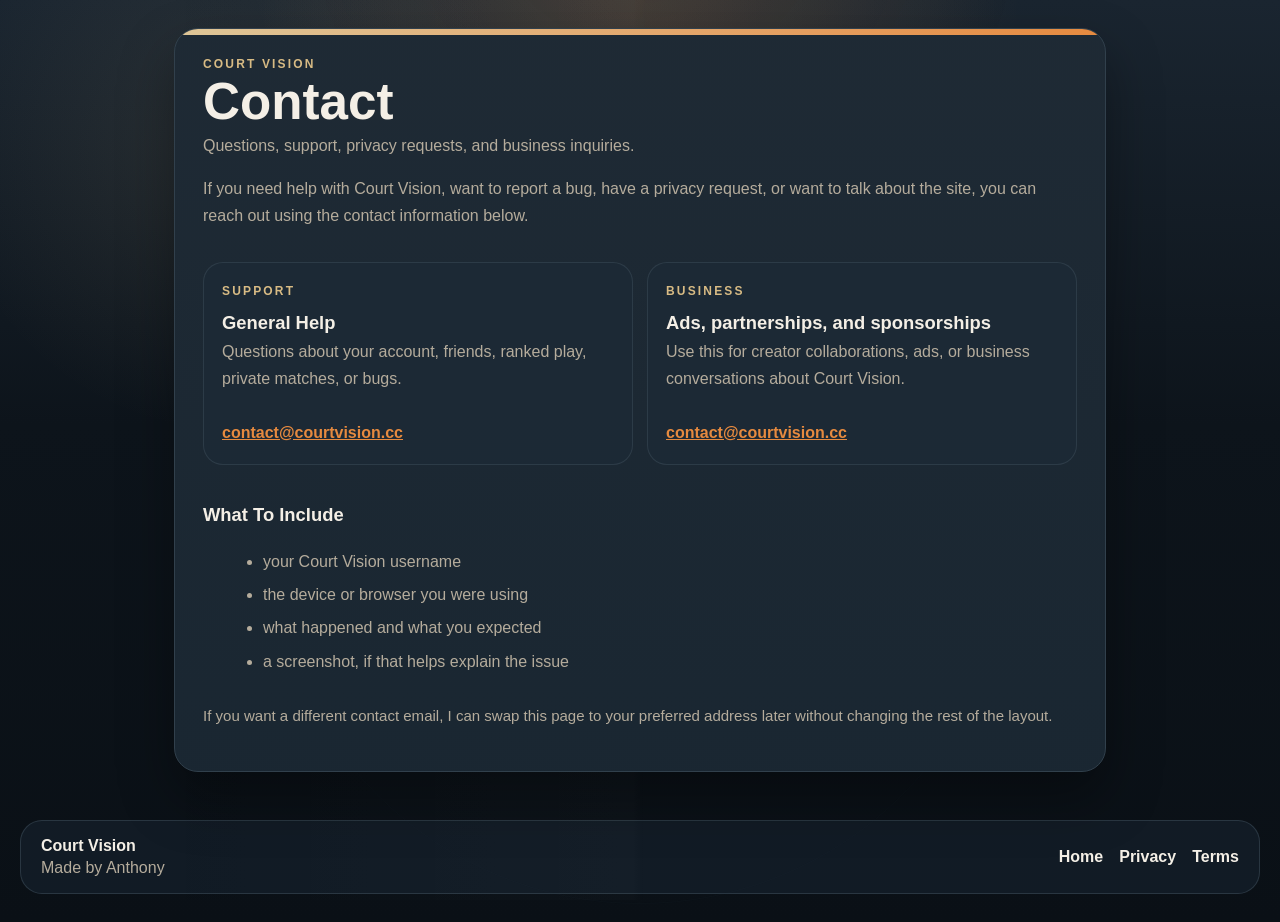
<file: quiz_web_frontend/contact.html>
<!DOCTYPE html>
<html lang="en">
<head>
  <meta charset="UTF-8" />
  <meta name="viewport" content="width=device-width, initial-scale=1.0" />
  <title>Contact | Court Vision</title>
  <link rel="stylesheet" href="./styles.css" />
</head>
<body data-theme="Arena Blue">
  <main class="app-shell legal-shell">
    <section class="hero-card legal-card">
      <p class="eyebrow">Court Vision</p>
      <h1>Contact</h1>
      <p class="subtitle legal-updated">Questions, support, privacy requests, and business inquiries.</p>
      <div class="legal-body">
        <p>
          If you need help with Court Vision, want to report a bug, have a privacy request, or want to talk about the
          site, you can reach out using the contact information below.
        </p>

        <div class="contact-grid">
          <div class="contact-card">
            <p class="eyebrow">Support</p>
            <h2>General Help</h2>
            <p>Questions about your account, friends, ranked play, private matches, or bugs.</p>
            <a class="contact-link" href="mailto:contact@courtvision.cc">contact@courtvision.cc</a>
          </div>

          <div class="contact-card">
            <p class="eyebrow">Business</p>
            <h2>Ads, partnerships, and sponsorships</h2>
            <p>Use this for creator collaborations, ads, or business conversations about Court Vision.</p>
            <a class="contact-link" href="mailto:contact@courtvision.cc">contact@courtvision.cc</a>
          </div>
        </div>

        <h2>What To Include</h2>
        <ul>
          <li>your Court Vision username</li>
          <li>the device or browser you were using</li>
          <li>what happened and what you expected</li>
          <li>a screenshot, if that helps explain the issue</li>
        </ul>

        <p class="contact-note">
          If you want a different contact email, I can swap this page to your preferred address later without changing the rest of the layout.
        </p>
      </div>
    </section>
  </main>

  <footer class="site-footer">
    <div class="site-footer-inner">
      <div>
        <strong>Court Vision</strong>
        <span>Made by Anthony</span>
      </div>
      <nav class="footer-links" aria-label="Legal and contact links">
        <a href="./index.html">Home</a>
        <a href="./privacy.html">Privacy</a>
        <a href="./terms.html">Terms</a>
      </nav>
    </div>
  </footer>
</body>
</html>
</file>
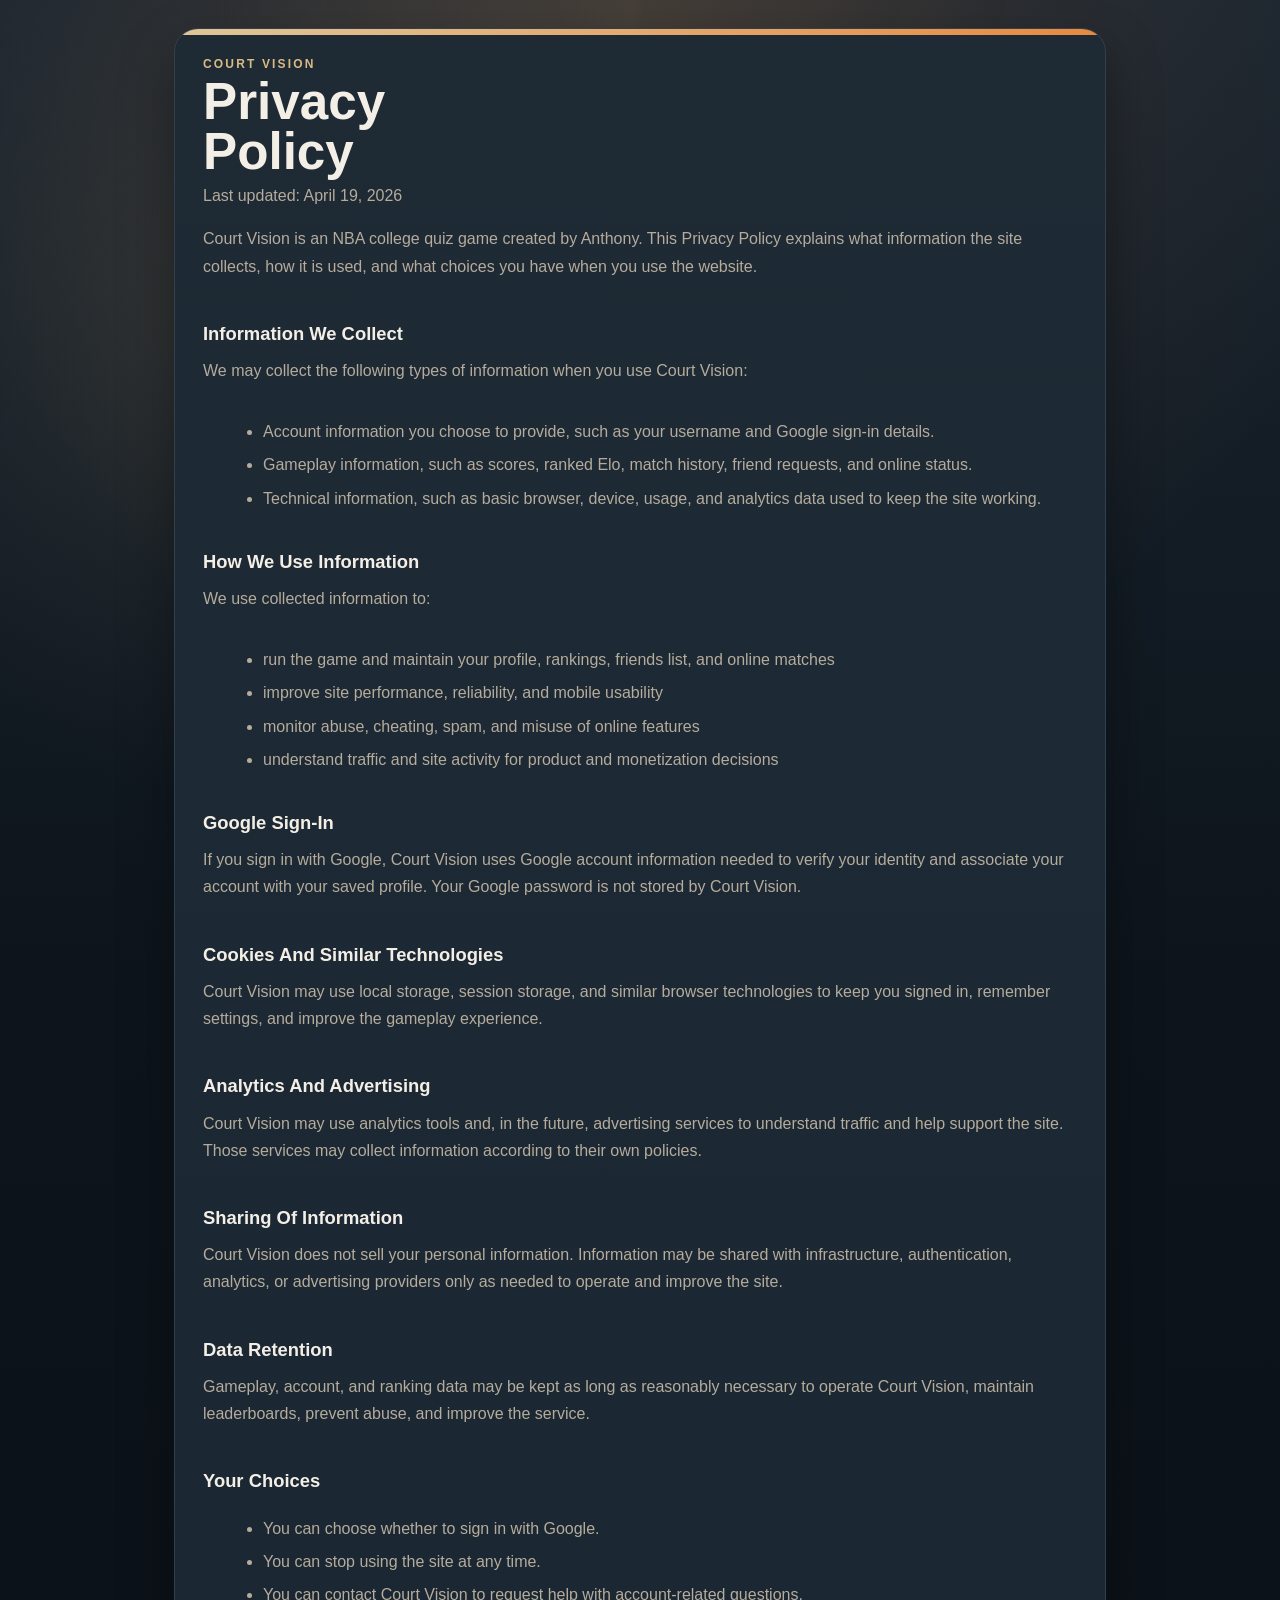
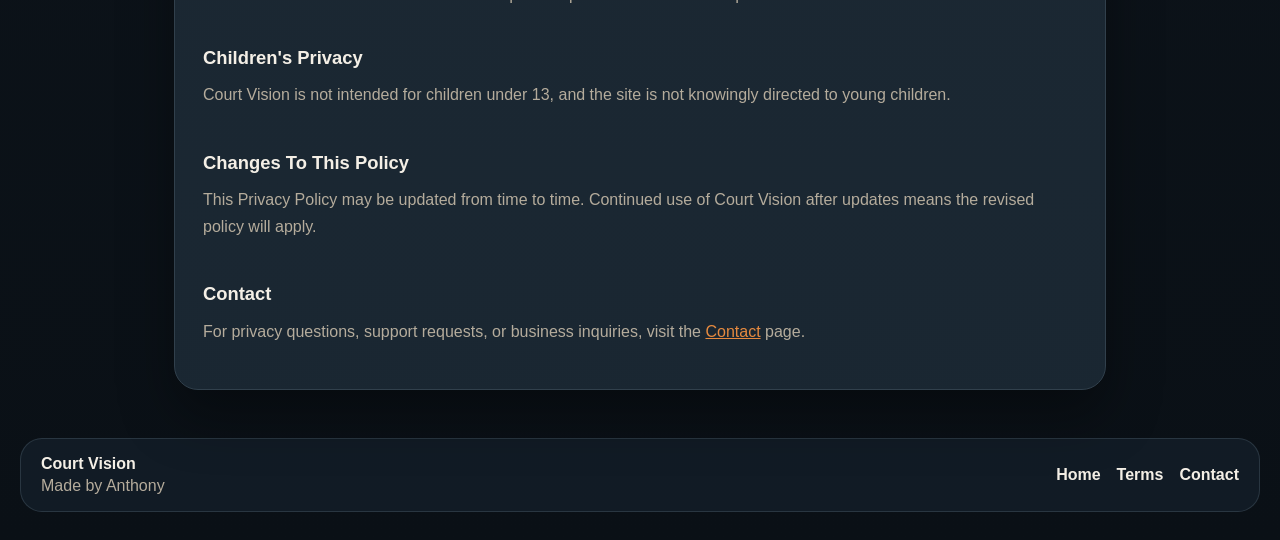
<file: quiz_web_frontend/privacy.html>
<!DOCTYPE html>
<html lang="en">
<head>
  <meta charset="UTF-8" />
  <meta name="viewport" content="width=device-width, initial-scale=1.0" />
  <title>Privacy Policy | Court Vision</title>
  <link rel="stylesheet" href="./styles.css" />
</head>
<body data-theme="Arena Blue">
  <main class="app-shell legal-shell">
    <section class="hero-card legal-card">
      <p class="eyebrow">Court Vision</p>
      <h1>Privacy Policy</h1>
      <p class="subtitle legal-updated">Last updated: April 19, 2026</p>
      <div class="legal-body">
        <p>
          Court Vision is an NBA college quiz game created by Anthony. This Privacy Policy explains what information
          the site collects, how it is used, and what choices you have when you use the website.
        </p>

        <h2>Information We Collect</h2>
        <p>We may collect the following types of information when you use Court Vision:</p>
        <ul>
          <li>Account information you choose to provide, such as your username and Google sign-in details.</li>
          <li>Gameplay information, such as scores, ranked Elo, match history, friend requests, and online status.</li>
          <li>Technical information, such as basic browser, device, usage, and analytics data used to keep the site working.</li>
        </ul>

        <h2>How We Use Information</h2>
        <p>We use collected information to:</p>
        <ul>
          <li>run the game and maintain your profile, rankings, friends list, and online matches</li>
          <li>improve site performance, reliability, and mobile usability</li>
          <li>monitor abuse, cheating, spam, and misuse of online features</li>
          <li>understand traffic and site activity for product and monetization decisions</li>
        </ul>

        <h2>Google Sign-In</h2>
        <p>
          If you sign in with Google, Court Vision uses Google account information needed to verify your identity and
          associate your account with your saved profile. Your Google password is not stored by Court Vision.
        </p>

        <h2>Cookies And Similar Technologies</h2>
        <p>
          Court Vision may use local storage, session storage, and similar browser technologies to keep you signed in,
          remember settings, and improve the gameplay experience.
        </p>

        <h2>Analytics And Advertising</h2>
        <p>
          Court Vision may use analytics tools and, in the future, advertising services to understand traffic and help
          support the site. Those services may collect information according to their own policies.
        </p>

        <h2>Sharing Of Information</h2>
        <p>
          Court Vision does not sell your personal information. Information may be shared with infrastructure,
          authentication, analytics, or advertising providers only as needed to operate and improve the site.
        </p>

        <h2>Data Retention</h2>
        <p>
          Gameplay, account, and ranking data may be kept as long as reasonably necessary to operate Court Vision,
          maintain leaderboards, prevent abuse, and improve the service.
        </p>

        <h2>Your Choices</h2>
        <ul>
          <li>You can choose whether to sign in with Google.</li>
          <li>You can stop using the site at any time.</li>
          <li>You can contact Court Vision to request help with account-related questions.</li>
        </ul>

        <h2>Children's Privacy</h2>
        <p>
          Court Vision is not intended for children under 13, and the site is not knowingly directed to young children.
        </p>

        <h2>Changes To This Policy</h2>
        <p>
          This Privacy Policy may be updated from time to time. Continued use of Court Vision after updates means the
          revised policy will apply.
        </p>

        <h2>Contact</h2>
        <p>
          For privacy questions, support requests, or business inquiries, visit the <a href="./contact.html">Contact</a> page.
        </p>
      </div>
    </section>
  </main>

  <footer class="site-footer">
    <div class="site-footer-inner">
      <div>
        <strong>Court Vision</strong>
        <span>Made by Anthony</span>
      </div>
      <nav class="footer-links" aria-label="Legal and contact links">
        <a href="./index.html">Home</a>
        <a href="./terms.html">Terms</a>
        <a href="./contact.html">Contact</a>
      </nav>
    </div>
  </footer>
</body>
</html>
</file>
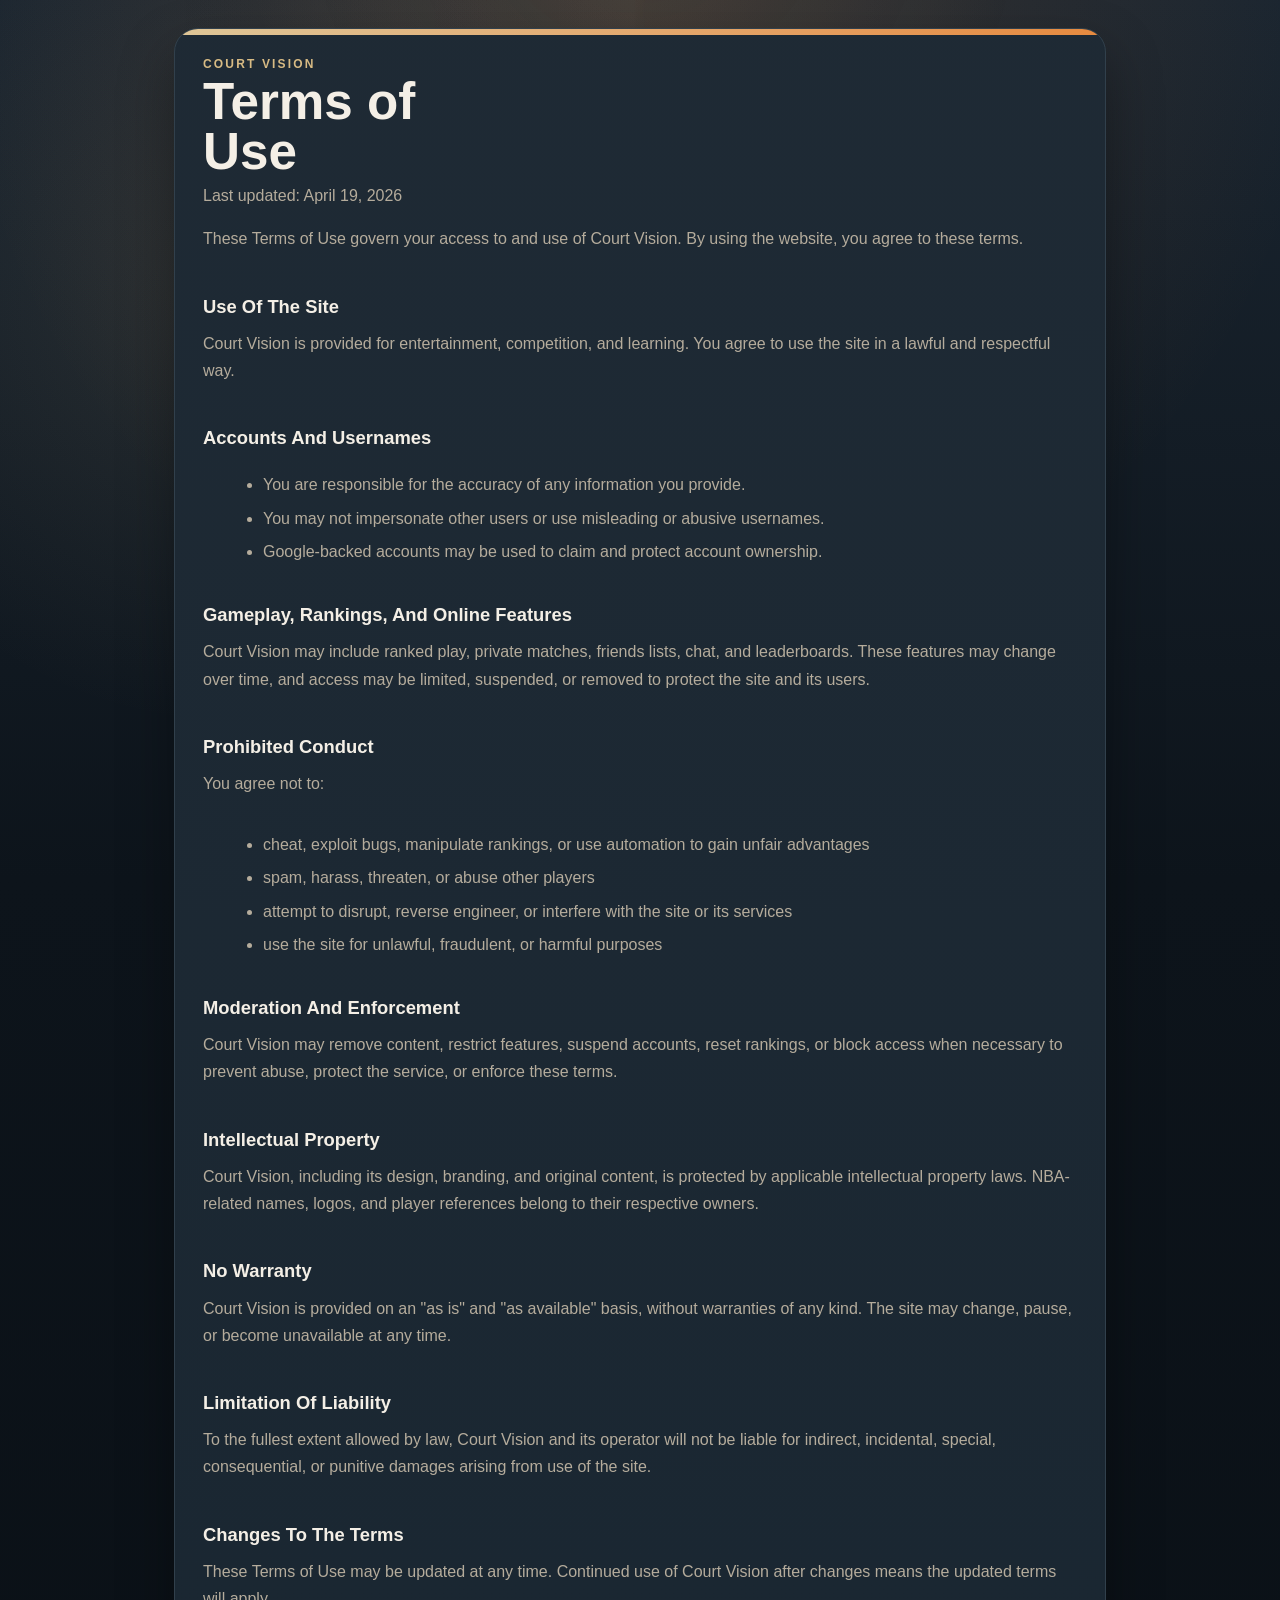
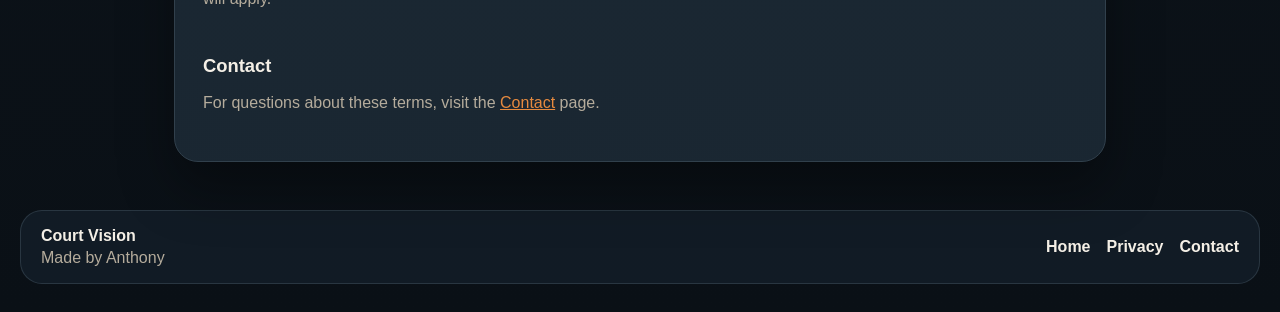
<file: quiz_web_frontend/terms.html>
<!DOCTYPE html>
<html lang="en">
<head>
  <meta charset="UTF-8" />
  <meta name="viewport" content="width=device-width, initial-scale=1.0" />
  <title>Terms of Use | Court Vision</title>
  <link rel="stylesheet" href="./styles.css" />
</head>
<body data-theme="Arena Blue">
  <main class="app-shell legal-shell">
    <section class="hero-card legal-card">
      <p class="eyebrow">Court Vision</p>
      <h1>Terms of Use</h1>
      <p class="subtitle legal-updated">Last updated: April 19, 2026</p>
      <div class="legal-body">
        <p>
          These Terms of Use govern your access to and use of Court Vision. By using the website, you agree to these terms.
        </p>

        <h2>Use Of The Site</h2>
        <p>
          Court Vision is provided for entertainment, competition, and learning. You agree to use the site in a lawful
          and respectful way.
        </p>

        <h2>Accounts And Usernames</h2>
        <ul>
          <li>You are responsible for the accuracy of any information you provide.</li>
          <li>You may not impersonate other users or use misleading or abusive usernames.</li>
          <li>Google-backed accounts may be used to claim and protect account ownership.</li>
        </ul>

        <h2>Gameplay, Rankings, And Online Features</h2>
        <p>
          Court Vision may include ranked play, private matches, friends lists, chat, and leaderboards. These features
          may change over time, and access may be limited, suspended, or removed to protect the site and its users.
        </p>

        <h2>Prohibited Conduct</h2>
        <p>You agree not to:</p>
        <ul>
          <li>cheat, exploit bugs, manipulate rankings, or use automation to gain unfair advantages</li>
          <li>spam, harass, threaten, or abuse other players</li>
          <li>attempt to disrupt, reverse engineer, or interfere with the site or its services</li>
          <li>use the site for unlawful, fraudulent, or harmful purposes</li>
        </ul>

        <h2>Moderation And Enforcement</h2>
        <p>
          Court Vision may remove content, restrict features, suspend accounts, reset rankings, or block access when
          necessary to prevent abuse, protect the service, or enforce these terms.
        </p>

        <h2>Intellectual Property</h2>
        <p>
          Court Vision, including its design, branding, and original content, is protected by applicable intellectual
          property laws. NBA-related names, logos, and player references belong to their respective owners.
        </p>

        <h2>No Warranty</h2>
        <p>
          Court Vision is provided on an "as is" and "as available" basis, without warranties of any kind. The site may
          change, pause, or become unavailable at any time.
        </p>

        <h2>Limitation Of Liability</h2>
        <p>
          To the fullest extent allowed by law, Court Vision and its operator will not be liable for indirect,
          incidental, special, consequential, or punitive damages arising from use of the site.
        </p>

        <h2>Changes To The Terms</h2>
        <p>
          These Terms of Use may be updated at any time. Continued use of Court Vision after changes means the updated
          terms will apply.
        </p>

        <h2>Contact</h2>
        <p>
          For questions about these terms, visit the <a href="./contact.html">Contact</a> page.
        </p>
      </div>
    </section>
  </main>

  <footer class="site-footer">
    <div class="site-footer-inner">
      <div>
        <strong>Court Vision</strong>
        <span>Made by Anthony</span>
      </div>
      <nav class="footer-links" aria-label="Legal and contact links">
        <a href="./index.html">Home</a>
        <a href="./privacy.html">Privacy</a>
        <a href="./contact.html">Contact</a>
      </nav>
    </div>
  </footer>
</body>
</html>
</file>
<file: quiz_web_frontend/styles.css>
:root {
  --bg: #0d141b;
  --surface: #15212c;
  --surface-alt: #1c2a36;
  --surface-soft: rgba(244, 239, 230, 0.035);
  --accent: #e68a3f;
  --gold: #d8bb84;
  --green: #63c17a;
  --red: #ea6b5d;
  --text: #f4efe6;
  --muted: #b5ac9c;
  --outline: #31404c;
  --shadow: 0 18px 40px rgba(0, 0, 0, 0.28);
  --shadow-strong: 0 26px 54px rgba(0, 0, 0, 0.34);
}

* {
  box-sizing: border-box;
}

body {
  margin: 0;
  font-family: "Avenir Next", "Trebuchet MS", sans-serif;
  background:
    radial-gradient(circle at top, color-mix(in srgb, var(--accent) 16%, transparent), transparent 34%),
    radial-gradient(circle at 18% 16%, color-mix(in srgb, var(--gold) 10%, transparent), transparent 22%),
    linear-gradient(180deg, #1a2530 0%, var(--bg) 46%, #0a1016 100%);
  color: var(--text);
  min-height: 100vh;
  position: relative;
  overflow-x: hidden;
}

body::before,
body::after {
  content: "";
  position: fixed;
  pointer-events: none;
  z-index: 0;
}

body::before {
  inset: 0;
  background:
    radial-gradient(circle at 50% -12%, color-mix(in srgb, var(--gold) 10%, transparent), transparent 34%),
    linear-gradient(90deg, transparent 0%, color-mix(in srgb, white 2%, transparent) 49.5%, transparent 50.5%, transparent 100%);
  opacity: 0.8;
}

body::after {
  width: 58vw;
  height: 58vw;
  max-width: 820px;
  max-height: 820px;
  left: 50%;
  top: 160px;
  transform: translateX(-50%);
  border: 1px solid color-mix(in srgb, var(--outline) 28%, transparent);
  border-radius: 50%;
  opacity: 0.22;
}

a {
  color: var(--accent);
}

.app-shell {
  position: relative;
  z-index: 1;
  max-width: 1320px;
  margin: 0 auto;
  padding: 28px 24px 60px;
}

.legal-shell {
  max-width: 980px;
  padding-bottom: 28px;
}

.screen {
  display: none;
}

.screen.active {
  display: block;
}

.hero-card,
.panel,
.hud-card,
.question-panel,
.answer-panel,
.progress-panel {
  background:
    linear-gradient(180deg, color-mix(in srgb, var(--surface) 96%, white 4%) 0%, color-mix(in srgb, var(--surface-alt) 92%, black 8%) 100%);
  border: 1px solid var(--outline);
  border-radius: 24px;
  box-shadow: var(--shadow-strong);
  backdrop-filter: blur(14px);
}

.hero-card,
.panel,
.hud-card,
.question-panel,
.answer-panel {
  padding: 24px;
}

.hero-card {
  position: relative;
  overflow: hidden;
  margin-bottom: 20px;
}

.home-hero {
  padding: 24px 26px;
  border-radius: 32px;
}

.game-marquee {
  background:
    linear-gradient(135deg, color-mix(in srgb, var(--surface-alt) 92%, white 8%) 0%, color-mix(in srgb, var(--surface) 94%, black 6%) 52%, color-mix(in srgb, var(--surface-alt) 88%, var(--accent) 12%) 100%);
  border-color: color-mix(in srgb, var(--outline) 86%, var(--gold));
}

.game-marquee::after {
  inset: auto -8% -34% auto;
  width: 340px;
  height: 340px;
  background:
    radial-gradient(circle, color-mix(in srgb, var(--accent) 14%, transparent) 0%, transparent 58%),
    radial-gradient(circle at 60% 40%, color-mix(in srgb, var(--gold) 10%, transparent), transparent 62%);
}

.hero-shell {
  position: relative;
  z-index: 1;
  display: flex;
  flex-direction: column;
  gap: 14px;
}

.hero-nav-row {
  display: grid;
  grid-template-columns: minmax(0, 1fr) auto;
  gap: 16px;
  align-items: start;
}

.hero-brand-lockup {
  display: flex;
  flex-direction: column;
  gap: 4px;
}

.hero-brand-title-row {
  display: flex;
  flex-wrap: wrap;
  gap: 14px;
  align-items: flex-end;
}

.hero-topbar {
  display: flex;
  justify-content: flex-end;
  gap: 10px;
  position: relative;
  z-index: 1;
}

.topbar-button {
  width: auto;
  min-width: 94px;
  padding: 10px 15px;
  border-radius: 999px;
}

.hero-spotlight-grid {
  display: flex;
  justify-content: flex-end;
}

.hero-sidepanels {
  display: grid;
  gap: 12px;
  justify-items: stretch;
  width: min(100%, 360px);
}

.hero-copy {
  max-width: 720px;
  padding: 18px 0 10px;
}

.made-by {
  margin: 0;
  color: var(--gold);
  font-size: 0.82rem;
  font-weight: 700;
  letter-spacing: 0.08em;
  text-transform: uppercase;
}

.hero-stat-row {
  display: grid;
  grid-template-columns: repeat(3, minmax(0, 1fr));
  gap: 12px;
  margin-top: 18px;
}

.hero-stat-card {
  padding: 14px 16px;
  border-radius: 18px;
  background: color-mix(in srgb, var(--surface-alt) 76%, transparent);
  border: 1px solid color-mix(in srgb, var(--outline) 76%, transparent);
}

.hero-stat-card strong {
  display: block;
  margin-top: 5px;
  color: var(--text);
  font-size: 0.98rem;
}

.auth-panel {
  position: relative;
  z-index: 1;
  margin: 0 0 0 auto;
  width: 100%;
  max-width: 370px;
  padding: 18px;
  border-radius: 22px;
  background:
    linear-gradient(180deg, color-mix(in srgb, var(--surface-alt) 88%, white 4%) 0%, color-mix(in srgb, var(--surface) 94%, black 6%) 100%);
  border: 1px solid color-mix(in srgb, var(--outline) 88%, transparent);
  box-shadow: var(--shadow);
  position: relative;
  overflow: hidden;
}

.auth-panel::before {
  content: "";
  position: absolute;
  inset: 0 auto auto 0;
  width: 100%;
  height: 1px;
  background: linear-gradient(90deg, color-mix(in srgb, var(--gold) 40%, transparent), transparent 72%);
}

.compact-auth-panel {
  max-width: 340px;
  padding: 16px;
  border-radius: 20px;
}

.friends-panel {
  max-width: 380px;
}

.friends-panel-content {
  display: flex;
  flex-direction: column;
  gap: 14px;
  max-height: 460px;
  overflow: auto;
}

.friends-section,
.friends-list {
  display: flex;
  flex-direction: column;
  gap: 10px;
}

.friend-row {
  display: flex;
  justify-content: space-between;
  gap: 14px;
  align-items: flex-start;
  padding: 12px;
  border-radius: 16px;
  background: color-mix(in srgb, var(--surface) 80%, transparent);
  border: 1px solid color-mix(in srgb, var(--outline) 74%, transparent);
}

.friend-main {
  display: flex;
  gap: 12px;
  align-items: flex-start;
  min-width: 0;
}

.friend-avatar {
  width: 46px;
  height: 46px;
  border-radius: 50%;
  object-fit: cover;
  border: 1px solid var(--outline);
  background: var(--surface);
  flex: 0 0 auto;
}

.friend-avatar-fallback {
  display: inline-flex;
  align-items: center;
  justify-content: center;
  color: var(--gold);
  font-weight: 800;
}

.friend-name-row {
  display: flex;
  gap: 8px;
  align-items: center;
  flex-wrap: wrap;
}

.friend-status {
  display: inline-flex;
  align-items: center;
  padding: 4px 10px;
  border-radius: 999px;
  font-size: 0.75rem;
  font-weight: 800;
  border: 1px solid color-mix(in srgb, var(--outline) 70%, transparent);
}

.friend-status.is-online {
  color: var(--green);
  border-color: color-mix(in srgb, var(--green) 35%, transparent);
  background: color-mix(in srgb, var(--green) 10%, transparent);
}

.friend-status.is-offline {
  color: var(--muted);
}

.friend-actions {
  display: flex;
  flex-wrap: wrap;
  gap: 8px;
  justify-content: flex-end;
}

.friend-actions .compact-button {
  width: auto;
  min-width: 100px;
}

.friend-code-card {
  display: flex;
  justify-content: space-between;
  gap: 12px;
  align-items: center;
  padding: 12px;
  border-radius: 16px;
  background: color-mix(in srgb, var(--surface) 80%, transparent);
  border: 1px solid color-mix(in srgb, var(--outline) 74%, transparent);
}

.friend-code-value {
  display: block;
  font-size: 1.1rem;
  letter-spacing: 0.12em;
  color: var(--gold);
}

.friend-challenge-banner {
  margin-top: 8px;
  color: var(--gold);
  font-size: 0.84rem;
  font-weight: 700;
}

.auth-user-row {
  display: flex;
  gap: 12px;
  align-items: center;
  margin-top: 8px;
}

.auth-avatar {
  width: 46px;
  height: 46px;
  border-radius: 50%;
  object-fit: cover;
  border: 1px solid var(--outline);
  background: var(--surface);
}

.google-signin-slot {
  margin-top: 12px;
  min-height: 40px;
}

.hero-card::before,
.hud-card::before {
  content: "";
  position: absolute;
  inset: 0 auto auto 0;
  height: 6px;
  width: 100%;
  background: linear-gradient(90deg, color-mix(in srgb, var(--gold) 84%, white 16%), var(--accent));
}

.hero-card::after,
.question-panel::after {
  content: "";
  position: absolute;
  inset: auto -10% -40% auto;
  width: 260px;
  height: 260px;
  border-radius: 50%;
  background: radial-gradient(circle, color-mix(in srgb, var(--gold) 10%, transparent), transparent 68%);
  pointer-events: none;
}

.eyebrow {
  margin: 0 0 6px;
  color: var(--gold);
  font-size: 12px;
  font-weight: 700;
  letter-spacing: 0.18em;
  text-transform: uppercase;
}

h1,
h2,
p {
  margin-top: 0;
}

h1 {
  font-size: clamp(2.1rem, 4vw, 3.6rem);
  margin-bottom: 10px;
  max-width: 10ch;
  line-height: 0.98;
}

h2 {
  font-size: 1.15rem;
  margin-bottom: 12px;
}

.subtitle,
label,
.hud-sub,
.hud-meta,
.feedback-text,
.compact-box {
  color: var(--muted);
}

.hero-ribbon {
  display: flex;
  gap: 10px;
  flex-wrap: wrap;
  margin-top: 20px;
}

.ribbon-chip {
  display: inline-flex;
  align-items: center;
  justify-content: center;
  padding: 8px 12px;
  border-radius: 999px;
  background: color-mix(in srgb, var(--surface-alt) 72%, transparent);
  border: 1px solid color-mix(in srgb, var(--outline) 80%, transparent);
  color: var(--muted);
  font-size: 0.84rem;
  font-weight: 700;
  pointer-events: none;
  cursor: default;
}

/* Results recap rows */
.recap-row {
  display: flex;
  justify-content: space-between;
  align-items: center;
  padding: 8px 2px;
  border-bottom: 1px solid color-mix(in srgb, var(--outline) 30%, transparent);
}
.recap-row:last-of-type { border-bottom: none; }
.recap-label { color: var(--muted); font-size: 0.9rem; }
.recap-xp { color: var(--accent); font-size: 1.05rem; }
.recap-val { font-size: 0.95rem; }
.recap-note { font-size: 0.8rem; color: var(--muted); font-weight: 400; }
.recap-section-label {
  font-size: 0.75rem;
  font-weight: 700;
  letter-spacing: 0.07em;
  text-transform: uppercase;
  color: var(--muted);
  margin: 12px 0 4px;
}
.recap-promotion {
  padding: 8px 10px;
  background: color-mix(in srgb, var(--gold) 12%, transparent);
  border: 1px solid color-mix(in srgb, var(--gold) 30%, transparent);
  border-radius: 8px;
  color: var(--gold);
  font-weight: 700;
  font-size: 0.9rem;
  margin: 6px 0;
}
.recap-empty {
  color: var(--muted);
  font-size: 0.9rem;
  padding: 6px 2px;
}
.recap-missed-row {
  display: flex;
  justify-content: space-between;
  align-items: center;
  padding: 7px 2px;
  border-bottom: 1px solid color-mix(in srgb, var(--outline) 25%, transparent);
}
.recap-missed-row:last-of-type { border-bottom: none; }
.recap-player { color: var(--text); font-size: 0.9rem; }
.recap-college { color: var(--accent); font-size: 0.9rem; font-weight: 600; }

.large-copy {
  font-size: 1.1rem;
  line-height: 1.6;
}

.home-grid {
  display: grid;
  grid-template-columns: minmax(360px, 420px) minmax(0, 1fr);
  gap: 18px;
  align-items: start;
}

.intel-panel {
  background:
    linear-gradient(180deg, color-mix(in srgb, var(--surface-alt) 92%, white 4%) 0%, color-mix(in srgb, var(--surface) 96%, black 4%) 100%);
}

.postgame-card {
  padding: 28px 30px;
  border-radius: 30px;
  background:
    linear-gradient(160deg, color-mix(in srgb, var(--surface-alt) 90%, white 6%) 0%, color-mix(in srgb, var(--surface) 94%, black 6%) 100%);
}

.mobile-home-nav {
  display: none;
  margin: 0 0 14px;
  padding: 6px;
  border-radius: 18px;
  background: color-mix(in srgb, var(--surface) 82%, transparent);
  border: 1px solid color-mix(in srgb, var(--outline) 78%, transparent);
  gap: 8px;
}

.mobile-home-tab {
  min-width: 0;
  border-radius: 14px;
  padding: 12px 14px;
  background: transparent;
  color: var(--muted);
  box-shadow: none;
}

.mobile-home-tab.is-active {
  background: linear-gradient(180deg, color-mix(in srgb, var(--accent) 92%, white 8%), var(--accent));
  color: #111;
  box-shadow: 0 10px 22px color-mix(in srgb, var(--accent) 24%, transparent);
}

.hero-actions,
.button-row {
  display: grid;
  gap: 12px;
}

.hero-actions {
  grid-template-columns: repeat(auto-fit, minmax(180px, 1fr));
  margin-top: 20px;
}

.compact-actions {
  grid-template-columns: repeat(auto-fit, minmax(140px, 1fr));
}

.setup-step {
  display: flex;
  flex-direction: column;
  gap: 14px;
}

.setup-next-actions {
  margin-top: 0;
}

.match-step-actions {
  grid-template-columns: minmax(0, 1fr) minmax(0, 1.3fr);
}

.mobile-section-toggle {
  display: none;
  width: auto;
  min-width: 76px;
  padding: 8px 12px;
  border-radius: 999px;
  font-size: 0.82rem;
  font-weight: 800;
}

.mobile-section-body.hidden-mobile-section {
  display: none;
}

label {
  display: block;
  margin: 12px 0 6px;
  font-size: 0.9rem;
  font-weight: 700;
}

.panel-heading {
  display: flex;
  justify-content: space-between;
  align-items: end;
  gap: 14px;
  margin-bottom: 4px;
  padding-bottom: 12px;
  border-bottom: 1px solid color-mix(in srgb, var(--outline) 48%, transparent);
}

.panel-heading h2 {
  margin-bottom: 0;
}

.panel-note,
.section-note {
  color: var(--muted);
  font-size: 0.92rem;
  line-height: 1.4;
}

.setup-section {
  padding: 16px;
  border-radius: 22px;
  background:
    linear-gradient(180deg, color-mix(in srgb, var(--surface-alt) 74%, white 4%) 0%, color-mix(in srgb, var(--surface) 94%, black 6%) 100%);
  border: 1px solid color-mix(in srgb, var(--outline) 62%, transparent);
  box-shadow:
    inset 0 1px 0 rgba(255, 255, 255, 0.04),
    0 12px 24px rgba(0, 0, 0, 0.06);
}

.compact-section {
  padding: 14px;
  border-radius: 18px;
  background:
    linear-gradient(180deg, color-mix(in srgb, var(--surface-alt) 68%, white 3%) 0%, color-mix(in srgb, var(--surface) 94%, black 6%) 100%);
}

.lobby-identity-card {
  background:
    linear-gradient(180deg, color-mix(in srgb, var(--surface-alt) 74%, white 4%) 0%, color-mix(in srgb, var(--surface) 94%, black 6%) 100%);
}

.lobby-stage-card {
  position: relative;
  overflow: hidden;
}

.lobby-stage-card::after {
  content: "";
  position: absolute;
  inset: auto -40px -40px auto;
  width: 140px;
  height: 140px;
  border-radius: 50%;
  border: 1px solid color-mix(in srgb, var(--outline) 18%, transparent);
  opacity: 0.5;
}

.play-panel {
  display: flex;
  flex-direction: column;
  gap: 12px;
}

.game-lobby-panel {
  position: sticky;
  top: 20px;
  background:
    linear-gradient(180deg, color-mix(in srgb, var(--surface-alt) 90%, white 6%) 0%, color-mix(in srgb, var(--surface) 96%, black 4%) 100%);
}

.simplified-play-panel,
.simplified-dashboard-panel {
  gap: 12px;
}

.game-lobby-panel .panel-heading h2,
.intel-panel .panel-heading h2 {
  font-size: 1.22rem;
  letter-spacing: 0.01em;
}

.setup-grid {
  display: grid;
  gap: 12px;
}

.setup-grid.two-col {
  grid-template-columns: repeat(2, minmax(0, 1fr));
}

.setup-stagebar {
  display: grid;
  grid-template-columns: repeat(2, minmax(0, 1fr));
  gap: 8px;
}

.setup-stage-chip {
  display: flex;
  align-items: center;
  justify-content: center;
  min-height: 40px;
  padding: 10px 12px;
  border-radius: 16px;
  background: color-mix(in srgb, var(--surface) 78%, transparent);
  border: 1px solid color-mix(in srgb, var(--outline) 62%, transparent);
  color: var(--muted);
  font-size: 0.88rem;
  font-weight: 800;
  letter-spacing: 0.02em;
}

.setup-stage-chip.is-active {
  background: linear-gradient(180deg, color-mix(in srgb, var(--accent) 88%, white 12%), color-mix(in srgb, var(--accent) 90%, black 10%));
  color: #23160c;
  border-color: color-mix(in srgb, var(--accent) 64%, transparent);
  box-shadow: 0 10px 22px color-mix(in srgb, var(--accent) 18%, transparent);
}

.section-title-row {
  display: flex;
  justify-content: space-between;
  gap: 12px;
  align-items: end;
  flex-wrap: wrap;
  margin-bottom: 10px;
}

.section-title-row h3 {
  margin: 0;
  font-size: 1.02rem;
}

.subtle-checkbox {
  margin-top: 10px;
  padding: 10px 12px;
  border-radius: 16px;
  background: color-mix(in srgb, var(--surface) 72%, transparent);
  border: 1px solid color-mix(in srgb, var(--outline) 64%, transparent);
}

.mode-stack {
  display: grid;
  gap: 12px;
}

.mode-card {
  padding: 12px 14px 10px;
  border-radius: 18px;
  background: color-mix(in srgb, var(--surface) 80%, transparent);
  border: 1px solid color-mix(in srgb, var(--outline) 70%, transparent);
  transition: border-color 140ms ease, transform 140ms ease, background 140ms ease, box-shadow 140ms ease;
  min-height: 78px;
}

.mode-card:hover {
  transform: translateY(-1px);
  border-color: color-mix(in srgb, var(--accent) 38%, var(--outline));
}

.mode-card:has(input:checked) {
  background:
    linear-gradient(180deg, color-mix(in srgb, var(--surface-alt) 88%, white 4%) 0%, color-mix(in srgb, var(--surface) 86%, var(--accent) 14%) 100%);
  border-color: color-mix(in srgb, var(--accent) 44%, var(--outline));
  box-shadow: inset 0 0 0 1px color-mix(in srgb, var(--accent) 16%, transparent);
}

.ranked-card {
  box-shadow: inset 0 1px 0 color-mix(in srgb, var(--gold) 18%, transparent);
}

.mode-card-info {
  margin-top: 6px;
}

.mode-card-meta-row {
  display: flex;
  justify-content: flex-end;
}

.mode-card .checkbox-row {
  align-items: center;
  gap: 10px;
}

.mode-card .checkbox-row span {
  color: var(--text);
  font-size: 0.96rem;
  font-weight: 600;
  line-height: 1.2;
  letter-spacing: 0;
}

.mode-card .checkbox-row input {
  margin-top: 3px;
  transform: scale(1.05);
  transform-origin: top left;
}

.match-info .rank-info-trigger {
  width: 30px;
  min-width: 30px;
  height: 30px;
  font-size: 0.86rem;
}

.match-info-tooltip {
  width: min(260px, 72vw);
  background:
    linear-gradient(180deg, #1a3147 0%, #112436 100%);
  backdrop-filter: none;
  -webkit-backdrop-filter: none;
  top: auto;
  bottom: calc(100% + 10px);
  right: -4px;
}

.hub-stack {
  display: grid;
  gap: 14px;
}

.hub-showcase-grid {
  display: grid;
  grid-template-columns: minmax(0, 1.08fr) minmax(320px, 0.92fr);
  gap: 14px;
  align-items: start;
}

.home-primary-actions {
  margin-top: 4px;
  grid-template-columns: repeat(2, minmax(0, 1fr));
}

#continueToMatchType,
#saveProfile,
.step-button {
  min-height: 56px;
  font-size: 0.98rem;
  border-radius: 18px;
}

#saveProfile {
  background: linear-gradient(180deg, color-mix(in srgb, var(--surface-alt) 90%, white 8%), color-mix(in srgb, var(--surface) 90%, black 10%));
  color: var(--text);
  box-shadow: none;
}

.step-button {
  width: 100%;
}

.step-button-secondary {
  background: linear-gradient(180deg, color-mix(in srgb, var(--surface-alt) 90%, white 8%), color-mix(in srgb, var(--surface) 90%, black 10%));
  color: var(--text);
  box-shadow: none;
}

.step-button-primary {
  background: linear-gradient(180deg, color-mix(in srgb, var(--gold) 84%, white 8%), color-mix(in srgb, var(--accent) 88%, black 12%));
  color: #24170d;
  box-shadow: 0 12px 24px color-mix(in srgb, var(--accent) 18%, transparent);
}

.checkbox-row {
  display: flex;
  gap: 10px;
  align-items: center;
  justify-content: flex-start;
  font-weight: 700;
}

.checkbox-row input {
  width: auto;
  margin: 0;
}

input,
select,
button {
  width: 100%;
  border-radius: 18px;
  border: 1px solid var(--outline);
  padding: 13px 14px;
  font-size: 1rem;
}

input,
select {
  background: color-mix(in srgb, var(--surface-alt) 92%, black 8%);
  color: var(--text);
  box-shadow: inset 0 1px 0 rgba(255, 255, 255, 0.025);
}

button {
  background: linear-gradient(180deg, color-mix(in srgb, var(--accent) 88%, white 12%), color-mix(in srgb, var(--accent) 90%, black 10%));
  color: #23160c;
  font-weight: 800;
  cursor: pointer;
  box-shadow: 0 10px 24px color-mix(in srgb, var(--accent) 18%, transparent);
  transition: transform 120ms ease, filter 120ms ease, box-shadow 120ms ease;
}

button:hover {
  transform: translateY(-1px);
  filter: brightness(1.05);
  box-shadow: 0 14px 28px color-mix(in srgb, var(--accent) 35%, transparent);
}

.secondary-button {
  background: linear-gradient(180deg, color-mix(in srgb, var(--surface-alt) 92%, white 8%), color-mix(in srgb, var(--surface) 90%, black 10%));
  color: var(--text);
  box-shadow: none;
}

.scroll-box {
  min-height: 180px;
  overflow: auto;
  background: var(--surface-alt);
  border-radius: 18px;
  border: 1px solid var(--outline);
  padding: 14px 16px;
}

.compact-box {
  min-height: 140px;
  max-height: 240px;
}

.dashboard-panel {
  display: flex;
  flex-direction: column;
  gap: 12px;
}

.simplified-dashboard-panel .panel-heading {
  margin-bottom: 0;
}

.dashboard-support-grid {
  display: grid;
  grid-template-columns: repeat(2, minmax(0, 1fr));
  gap: 12px;
}

.dashboard-header h2 {
  margin-bottom: 0;
}

.dashboard-card {
  background:
    linear-gradient(180deg, color-mix(in srgb, var(--surface-alt) 88%, white 4%) 0%, color-mix(in srgb, var(--surface) 94%, black 6%) 100%);
  border: 1px solid color-mix(in srgb, var(--outline) 74%, transparent);
  border-radius: 24px;
  padding: 18px 18px;
  box-shadow:
    inset 0 1px 0 rgba(255, 255, 255, 0.04),
    0 16px 32px rgba(0, 0, 0, 0.12);
}

.directory-card {
  min-height: 100%;
}

#dailyOutput {
  min-height: 138px;
}

#leaderboardOutput {
  min-height: 220px;
}

.profile-card {
  display: flex;
  flex-direction: column;
  gap: 14px;
  position: relative;
  overflow: hidden;
}

.profile-card::after,
.directory-card::after {
  content: "";
  position: absolute;
  right: -34px;
  top: -34px;
  width: 110px;
  height: 110px;
  border-radius: 50%;
  border: 1px solid color-mix(in srgb, var(--outline) 24%, transparent);
  opacity: 0.5;
}

.profile-hero {
  display: flex;
  justify-content: space-between;
  gap: 16px;
  align-items: flex-start;
}

.profile-name {
  margin: 0;
  font-size: 1.2rem;
}

.profile-subtitle,
.dashboard-label,
.leaderboard-meta,
.daily-meta {
  color: var(--muted);
}

.profile-rank-badge {
  display: inline-flex;
  align-items: center;
  justify-content: center;
  padding: 9px 14px;
  border-radius: 999px;
  background: color-mix(in srgb, var(--gold) 16%, transparent);
  border: 1px solid color-mix(in srgb, var(--gold) 40%, transparent);
  color: var(--gold);
  font-weight: 800;
  white-space: nowrap;
}

.profile-rank-badge-wrap {
  display: flex;
  align-items: flex-start;
  gap: 8px;
  position: relative;
}

.rank-info {
  position: relative;
  flex: 0 0 auto;
}

.rank-info-trigger {
  width: 28px;
  min-width: 28px;
  height: 28px;
  padding: 0;
  border-radius: 50%;
  display: inline-flex;
  align-items: center;
  justify-content: center;
  font-size: 0.88rem;
  font-weight: 900;
  line-height: 1;
  background: linear-gradient(180deg, color-mix(in srgb, var(--surface-alt) 92%, white 8%), var(--surface-alt));
  color: var(--text);
  border: 1px solid color-mix(in srgb, var(--outline) 88%, transparent);
  box-shadow: none;
}

.rank-info-trigger:hover,
.rank-info-trigger:focus-visible {
  transform: translateY(-1px);
  box-shadow: 0 10px 20px color-mix(in srgb, var(--accent) 16%, transparent);
}

.rank-info-tooltip {
  position: absolute;
  top: calc(100% + 10px);
  right: 0;
  width: min(320px, 74vw);
  padding: 14px;
  border-radius: 18px;
  background: linear-gradient(180deg, color-mix(in srgb, var(--surface-alt) 95%, white 5%), color-mix(in srgb, var(--surface) 94%, black 6%));
  border: 1px solid color-mix(in srgb, var(--outline) 90%, transparent);
  box-shadow: 0 20px 40px rgba(0, 0, 0, 0.32);
  opacity: 0;
  visibility: hidden;
  transform: translateY(6px);
  transition: opacity 140ms ease, transform 140ms ease, visibility 140ms ease;
  z-index: 20;
}

.rank-info:hover .rank-info-tooltip,
.rank-info:focus-within .rank-info-tooltip {
  opacity: 1;
  visibility: visible;
  transform: translateY(0);
}

.rank-info-tooltip-title {
  color: var(--text);
  font-weight: 800;
  margin-bottom: 4px;
}

.rank-info-tooltip-subtitle {
  color: var(--muted);
  font-size: 0.88rem;
  line-height: 1.4;
  margin-bottom: 12px;
}

.rank-timeline {
  display: flex;
  flex-direction: column;
  gap: 10px;
  position: relative;
}

.rank-timeline::before {
  content: "";
  position: absolute;
  left: 7px;
  top: 3px;
  bottom: 3px;
  width: 2px;
  background: color-mix(in srgb, var(--outline) 82%, transparent);
}

.rank-timeline-row {
  display: grid;
  grid-template-columns: 16px minmax(0, 1fr);
  gap: 10px;
  align-items: start;
  position: relative;
}

.rank-timeline-dot {
  width: 16px;
  height: 16px;
  border-radius: 50%;
  background: color-mix(in srgb, var(--gold) 22%, var(--surface));
  border: 2px solid color-mix(in srgb, var(--gold) 55%, transparent);
  position: relative;
  z-index: 1;
  margin-top: 2px;
}

.rank-timeline-copy {
  display: flex;
  justify-content: space-between;
  gap: 12px;
  align-items: baseline;
}

.rank-timeline-copy strong {
  color: var(--text);
  font-size: 0.95rem;
}

.rank-timeline-copy span {
  color: var(--gold);
  font-size: 0.88rem;
  font-weight: 700;
  white-space: nowrap;
}

.profile-stat-grid {
  display: grid;
  grid-template-columns: repeat(2, minmax(0, 1fr));
  gap: 10px;
}

.profile-stat {
  padding: 14px 15px;
  border-radius: 18px;
  background: linear-gradient(180deg, color-mix(in srgb, var(--surface) 88%, white 4%), color-mix(in srgb, var(--surface) 92%, black 8%));
  border: 1px solid color-mix(in srgb, var(--outline) 66%, transparent);
}

.profile-stat strong {
  display: block;
  font-size: 1.15rem;
  color: var(--text);
  margin-top: 6px;
}

.profile-ranked-cta {
  padding: 14px 15px;
  border-radius: 18px;
  background: linear-gradient(180deg, color-mix(in srgb, var(--surface) 88%, white 4%), color-mix(in srgb, var(--surface) 92%, black 8%));
  border: 1px solid color-mix(in srgb, var(--outline) 66%, transparent);
}

.profile-ranked-cta p {
  margin: 6px 0 0;
  font-size: 0.9rem;
  color: var(--muted);
  line-height: 1.4;
}

.achievement-section,
.daily-header,
.leaderboard-header {
  display: flex;
  justify-content: space-between;
  gap: 12px;
  align-items: center;
  flex-wrap: wrap;
}

.history-section {
  display: flex;
  flex-direction: column;
  gap: 10px;
}

.history-list {
  display: flex;
  flex-direction: column;
  gap: 10px;
}

.history-row {
  display: flex;
  justify-content: space-between;
  gap: 12px;
  align-items: center;
  padding: 10px 12px;
  border-radius: 14px;
  background: color-mix(in srgb, var(--surface) 78%, transparent);
  border: 1px solid color-mix(in srgb, var(--outline) 74%, transparent);
}

.achievement-list {
  display: flex;
  flex-wrap: wrap;
  gap: 10px;
}

.achievement-pill {
  display: inline-flex;
  align-items: center;
  padding: 8px 12px;
  border-radius: 999px;
  background: color-mix(in srgb, var(--accent) 14%, transparent);
  border: 1px solid color-mix(in srgb, var(--accent) 28%, transparent);
  color: var(--text);
  font-size: 0.9rem;
  font-weight: 700;
}

.achievement-empty,
.daily-empty,
.leaderboard-empty {
  color: var(--muted);
}

.daily-card,
.leaderboard-card,
.analytics-card,
.directory-card {
  display: flex;
  flex-direction: column;
  gap: 12px;
}

.settings-card {
  display: flex;
  flex-direction: column;
  gap: 12px;
}

.settings-grid {
  display: grid;
  grid-template-columns: repeat(2, minmax(0, 1fr));
  gap: 12px;
}

.settings-note {
  color: var(--muted);
  line-height: 1.5;
  font-size: 0.95rem;
}

.admin-section {
  display: flex;
  flex-direction: column;
  gap: 12px;
  margin-top: 8px;
  padding-top: 12px;
  border-top: 1px solid color-mix(in srgb, var(--outline) 70%, transparent);
}

.admin-cleanup-row {
  display: grid;
  grid-template-columns: 1fr auto;
  gap: 10px;
}

.admin-profile-list {
  display: flex;
  flex-direction: column;
  gap: 10px;
}

.admin-profile-row {
  display: flex;
  justify-content: space-between;
  gap: 12px;
  align-items: center;
  padding: 12px;
  border-radius: 16px;
  background: color-mix(in srgb, var(--surface) 80%, transparent);
  border: 1px solid color-mix(in srgb, var(--outline) 72%, transparent);
}

.admin-profile-actions {
  display: flex;
  flex-wrap: wrap;
  gap: 8px;
}

.admin-profile-actions button {
  width: auto;
  min-width: 92px;
}

.analytics-grid {
  display: grid;
  grid-template-columns: repeat(3, minmax(0, 1fr));
  gap: 12px;
}

.analytics-stat {
  padding: 14px;
  border-radius: 18px;
  background: color-mix(in srgb, var(--surface) 78%, transparent);
  border: 1px solid color-mix(in srgb, var(--outline) 74%, transparent);
}

.analytics-stat strong {
  display: block;
  margin-top: 6px;
  font-size: 1.15rem;
  color: var(--text);
}

.daily-status {
  font-size: 1.05rem;
  font-weight: 700;
  color: var(--text);
}

.daily-note {
  line-height: 1.5;
  color: var(--muted);
}

.leaderboard-list {
  display: flex;
  flex-direction: column;
  gap: 10px;
}

.leaderboard-row {
  display: grid;
  grid-template-columns: auto 1fr auto;
  gap: 12px;
  align-items: center;
  padding: 12px 14px;
  border-radius: 16px;
  background: color-mix(in srgb, var(--surface) 78%, transparent);
  border: 1px solid color-mix(in srgb, var(--outline) 74%, transparent);
}

.leaderboard-place {
  width: 34px;
  height: 34px;
  border-radius: 50%;
  display: inline-flex;
  align-items: center;
  justify-content: center;
  background: color-mix(in srgb, var(--gold) 20%, transparent);
  color: var(--gold);
  font-weight: 800;
}

.leaderboard-name {
  display: block;
  font-weight: 800;
  color: var(--text);
}

.leaderboard-score {
  font-weight: 800;
  color: var(--accent);
  white-space: nowrap;
}

.directory-search-row {
  display: grid;
  grid-template-columns: minmax(0, 1fr) auto;
  gap: 10px;
  align-items: center;
}

.directory-search-row button {
  width: auto;
  min-width: 110px;
}

.directory-results {
  display: flex;
  flex-direction: column;
  gap: 10px;
}

.directory-row {
  display: grid;
  grid-template-columns: 64px minmax(0, 1fr);
  gap: 14px;
  align-items: center;
  padding: 12px 14px;
  border-radius: 18px;
  background: linear-gradient(180deg, color-mix(in srgb, var(--surface) 84%, white 2%), color-mix(in srgb, var(--surface) 92%, black 8%));
  border: 1px solid color-mix(in srgb, var(--outline) 68%, transparent);
  width: 100%;
  text-align: left;
  cursor: pointer;
  transition: transform 0.14s ease, border-color 0.14s ease, background 0.14s ease, box-shadow 0.14s ease;
}

.directory-row:hover {
  transform: translateY(-1px);
  border-color: color-mix(in srgb, var(--accent) 30%, transparent);
  background: linear-gradient(180deg, color-mix(in srgb, var(--surface-alt) 86%, var(--accent) 8%), color-mix(in srgb, var(--surface) 92%, black 8%));
  box-shadow: 0 14px 24px rgba(0, 0, 0, 0.12);
}

.directory-headshot {
  width: 64px;
  height: 64px;
  border-radius: 16px;
  object-fit: cover;
  border: 1px solid color-mix(in srgb, var(--outline) 80%, transparent);
  background: color-mix(in srgb, var(--surface-alt) 82%, transparent);
}

.directory-name {
  display: block;
  font-weight: 800;
  color: var(--text);
  margin-bottom: 4px;
}

.directory-college {
  font-weight: 700;
  color: var(--accent);
  margin-bottom: 2px;
}

.directory-meta {
  color: var(--muted);
  font-size: 0.94rem;
}

.two-player-fields {
  margin-top: 10px;
  padding: 14px;
  border-radius: 18px;
  background: color-mix(in srgb, var(--surface-alt) 90%, black 10%);
  border: 1px solid color-mix(in srgb, var(--outline) 74%, transparent);
}

#homeScreen .panel-heading h2 {
  font-size: 1.08rem;
}

#homeScreen .daily-status {
  font-size: 0.98rem;
}

#homeScreen .panel-heading {
  padding-bottom: 10px;
}

.online-status {
  margin-top: 12px;
  color: var(--muted);
  font-size: 0.92rem;
  line-height: 1.4;
}

.site-footer {
  padding: 0 20px 28px;
}

.site-footer-inner {
  max-width: 1240px;
  margin: 0 auto;
  padding: 16px 20px;
  border: 1px solid color-mix(in srgb, var(--outline) 76%, transparent);
  border-radius: 22px;
  background: color-mix(in srgb, var(--surface) 72%, transparent);
  display: flex;
  justify-content: space-between;
  align-items: center;
  gap: 16px;
  color: var(--muted);
}

.site-footer-inner strong {
  display: block;
  color: var(--text);
  margin-bottom: 4px;
}

.footer-links {
  display: flex;
  gap: 16px;
  align-items: center;
  flex-wrap: wrap;
}

.footer-links a {
  color: var(--text);
  text-decoration: none;
  font-weight: 700;
}

.footer-links a:hover {
  color: var(--accent);
}

.legal-card {
  padding: 28px;
}

.legal-updated {
  margin-bottom: 20px;
}

.legal-body {
  display: flex;
  flex-direction: column;
  gap: 8px;
  color: var(--muted);
  line-height: 1.7;
  font-size: 1rem;
}

.legal-body h2 {
  margin: 14px 0 0;
  color: var(--text);
}

.legal-body ul {
  margin: 4px 0 6px 20px;
}

.legal-body li {
  margin: 6px 0;
}

.contact-grid {
  display: grid;
  grid-template-columns: repeat(2, minmax(0, 1fr));
  gap: 14px;
  margin: 8px 0 12px;
}

.contact-card {
  padding: 18px;
  border-radius: 20px;
  background: color-mix(in srgb, var(--surface-alt) 86%, transparent);
  border: 1px solid color-mix(in srgb, var(--outline) 82%, transparent);
}

.contact-card h2 {
  margin-top: 0;
}

.contact-link {
  display: inline-block;
  margin-top: 10px;
  font-weight: 800;
  word-break: break-word;
}

.contact-note {
  margin-top: 8px;
  font-size: 0.94rem;
}

#rewardSummary,
#missedSummary {
  margin-top: 14px;
}

.subsection {
  margin-top: 20px;
}

@media (max-width: 760px) {
  .mobile-home-nav {
    display: none;
  }

  .hero-nav-row,
  .hero-brand-title-row,
  .hero-spotlight-grid,
  .home-grid,
  .hub-showcase-grid,
  .profile-hero,
  .daily-header,
  .leaderboard-header,
  .history-row,
  .site-footer-inner {
    flex-direction: column;
    align-items: flex-start;
  }

  .contact-grid {
    grid-template-columns: 1fr;
  }

  .hero-spotlight-grid,
  .home-grid,
  .hub-showcase-grid,
  .hero-stat-row,
  .dashboard-support-grid,
  .setup-grid.two-col {
    grid-template-columns: 1fr;
  }

  .home-hero {
    padding: 20px 18px;
  }

  .hero-topbar {
    display: grid;
    grid-template-columns: repeat(3, minmax(0, 1fr));
    justify-content: stretch;
    flex-wrap: nowrap;
  }

  .topbar-button {
    flex: none;
    min-width: 0;
    padding-inline: 10px;
  }

  .auth-panel {
    max-width: none;
    margin: 0;
  }

  .hero-sidepanels {
    justify-items: stretch;
  }

  .panel-heading {
    align-items: flex-start;
  }

  .hero-brand-lockup h1 {
    font-size: clamp(2rem, 8vw, 2.6rem);
  }

  .home-primary-actions {
    grid-template-columns: 1fr;
  }

  .setup-stagebar {
    grid-template-columns: 1fr;
  }

  .match-step-actions {
    grid-template-columns: 1fr;
  }

  .mode-card {
    min-height: 72px;
    padding: 11px 12px 10px;
  }

  .mode-card .checkbox-row span {
    font-size: 0.9rem;
  }

  .profile-stat-grid {
    grid-template-columns: 1fr 1fr;
  }

  .leaderboard-row {
    grid-template-columns: auto 1fr;
  }

  .leaderboard-score {
    grid-column: 2;
  }

  .mobile-section-toggle {
    display: inline-flex;
    align-items: center;
    justify-content: center;
  }

  .settings-grid,
  .analytics-grid,
  .admin-cleanup-row,
  .admin-profile-row {
    grid-template-columns: 1fr;
  }

  .friends-panel-content {
    max-height: 360px;
  }

  .friend-row,
  .friend-code-card,
  .admin-profile-row {
    flex-direction: column;
    align-items: stretch;
  }

  .friend-actions,
  .admin-profile-actions {
    justify-content: stretch;
  }

  .friend-actions .compact-button,
  .admin-profile-actions .secondary-button {
    width: 100%;
  }
}

.hud-card {
  position: relative;
  margin-bottom: 16px;
  overflow: hidden;
}

.scoreboard-shell {
  padding: 22px 24px;
  border-radius: 28px;
  background:
    linear-gradient(160deg, color-mix(in srgb, var(--surface-alt) 90%, white 6%) 0%, color-mix(in srgb, var(--surface) 96%, black 4%) 60%, color-mix(in srgb, var(--surface-alt) 88%, var(--gold) 6%) 100%);
}

.scoreboard-shell::after {
  content: "";
  position: absolute;
  inset: auto auto -90px -90px;
  width: 260px;
  height: 260px;
  border-radius: 50%;
  border: 1px solid color-mix(in srgb, var(--outline) 22%, transparent);
  opacity: 0.28;
}

.hud-top,
.hud-sub,
.hud-meta {
  display: flex;
  justify-content: space-between;
  gap: 14px;
  align-items: center;
  flex-wrap: wrap;
}

.hud-sub,
.hud-meta {
  margin-top: 14px;
}

.hud-turn {
  padding: 14px 16px;
  border-radius: 18px;
  background: linear-gradient(180deg, color-mix(in srgb, var(--surface) 86%, white 3%), color-mix(in srgb, var(--surface-alt) 92%, black 8%));
  border: 1px solid color-mix(in srgb, var(--outline) 72%, transparent);
}

.standard-match-layout {
  width: 100%;
  display: flex;
  justify-content: space-between;
  gap: 14px;
  align-items: center;
  flex-wrap: wrap;
}

.hud-turn #turnText {
  color: var(--gold);
  font-weight: 800;
}

.hud-turn #matchupText {
  color: var(--text);
  font-weight: 700;
}

.online-match-layout {
  width: 100%;
  display: grid;
  grid-template-columns: minmax(0, 1fr) minmax(180px, auto) minmax(0, 1fr);
  gap: 16px;
  align-items: center;
}

.online-player-card {
  display: flex;
  flex-direction: column;
  gap: 6px;
  padding: 12px 14px;
  border-radius: 18px;
  background: linear-gradient(180deg, color-mix(in srgb, var(--surface) 88%, white 3%), color-mix(in srgb, var(--surface) 96%, black 4%));
  border: 1px solid color-mix(in srgb, var(--outline) 68%, transparent);
}

.online-player-card strong {
  color: var(--text);
  font-size: 1.06rem;
}

.online-label {
  color: var(--muted);
  font-size: 0.78rem;
  letter-spacing: 0.08em;
  text-transform: uppercase;
  font-weight: 700;
}

.online-score {
  color: var(--gold);
  font-size: 1.55rem;
  font-weight: 900;
  line-height: 1;
}

.online-match-center {
  text-align: center;
  display: flex;
  flex-direction: column;
  gap: 6px;
}

.online-match-state {
  color: var(--muted);
  font-size: 0.9rem;
  font-weight: 700;
}

.online-match-center strong {
  color: var(--text);
  font-size: 1.05rem;
}

.online-invite-actions {
  display: flex;
  justify-content: center;
  gap: 8px;
  flex-wrap: wrap;
  margin-top: 4px;
}

.online-invite-actions button {
  width: auto;
  min-width: 112px;
  padding: 8px 12px;
}

.chip-row {
  display: flex;
  gap: 10px;
  flex-wrap: wrap;
}

.chip {
  display: inline-flex;
  align-items: center;
  justify-content: center;
  padding: 9px 14px;
  border-radius: 999px;
  font-size: 0.92rem;
  font-weight: 800;
  color: #20140d;
}

.chip-blue {
  background: var(--accent);
}

.chip-gold {
  background: var(--gold);
}

.timer {
  font-size: 1.05rem;
  font-weight: 800;
}

.turn-timer {
  margin-top: 12px;
  display: inline-flex;
  align-items: center;
  justify-content: center;
  width: fit-content;
  padding: 8px 12px;
  border-radius: 999px;
  background: color-mix(in srgb, var(--gold) 20%, transparent);
  border: 1px solid color-mix(in srgb, var(--gold) 55%, transparent);
  color: var(--gold);
  font-size: 0.9rem;
  font-weight: 800;
}

.progress-panel {
  padding: 16px;
  margin-bottom: 14px;
  border-radius: 22px;
}

.progress-bar {
  display: grid;
  grid-template-columns: repeat(var(--question-count, 10), minmax(0, 1fr));
  gap: 6px;
}

.progress-segment {
  height: 18px;
  border-radius: 999px;
  background:
    linear-gradient(180deg, color-mix(in srgb, var(--surface-alt) 96%, white 4%), color-mix(in srgb, var(--surface-alt) 88%, black 12%));
  overflow: hidden;
  border: 1px solid color-mix(in srgb, var(--outline) 80%, transparent);
  position: relative;
  box-shadow: inset 0 1px 1px rgba(255, 255, 255, 0.04);
}

.progress-segment.current {
  border-color: color-mix(in srgb, var(--accent) 72%, transparent);
  box-shadow:
    0 0 0 1px color-mix(in srgb, var(--accent) 22%, transparent),
    0 0 14px color-mix(in srgb, var(--accent) 16%, transparent);
}

.progress-fill {
  height: 100%;
  width: 0%;
  background: linear-gradient(90deg, color-mix(in srgb, var(--gold) 55%, white 45%), var(--accent));
  transition: width 180ms ease, background 180ms ease, opacity 180ms ease;
  opacity: 0.14;
}

.progress-segment.current .progress-fill {
  width: 76%;
  opacity: 0.9;
}

.progress-fill.correct {
  width: 100%;
  background: var(--green);
  opacity: 1;
}

.progress-fill.wrong {
  width: 100%;
  background: var(--red);
  opacity: 1;
}

.progress-fill.skipped {
  width: 100%;
  background: var(--muted);
  opacity: 0.9;
}

.quiz-layout {
  display: grid;
  grid-template-columns: minmax(0, 1.18fr) minmax(320px, 0.82fr);
  gap: 18px;
  align-items: stretch;
}

.quiz-layout.online-private-layout {
  grid-template-columns: minmax(0, 1.08fr) minmax(300px, 0.72fr);
}

.quiz-layout.online-private-layout.private-chat-open {
  grid-template-columns: minmax(0, 1fr) minmax(280px, 0.62fr) minmax(300px, 0.74fr);
}

.media-row {
  display: flex;
  justify-content: center;
  align-items: flex-start;
  gap: 18px;
  margin-bottom: 22px;
}

.media-card,
.logo-card {
  border-radius: 24px;
  border: 1px solid color-mix(in srgb, var(--outline) 80%, white 20%);
  background: linear-gradient(180deg, color-mix(in srgb, var(--surface-alt) 88%, white 10%), color-mix(in srgb, var(--surface) 90%, black 10%));
  display: flex;
  align-items: center;
  justify-content: center;
  overflow: hidden;
  box-shadow:
    inset 0 0 0 1px rgba(255, 255, 255, 0.03),
    0 20px 34px rgba(0, 0, 0, 0.16);
}

.media-card {
  width: 250px;
  height: 250px;
}

.logo-card {
  width: 86px;
  height: 86px;
  margin-top: 12px;
}

.media-card img,
.logo-card img {
  width: 100%;
  height: 100%;
  object-fit: cover;
}

.media-fallback,
.logo-fallback {
  padding: 12px;
  text-align: center;
  color: var(--muted);
  font-weight: 700;
}

.logo-fallback {
  color: #111;
  background: var(--gold);
  width: 100%;
  height: 100%;
  display: flex;
  align-items: center;
  justify-content: center;
}

.question-text {
  text-align: center;
  font-size: clamp(1.5rem, 3vw, 2.5rem);
  line-height: 1.18;
  margin-bottom: 10px;
  max-width: 14ch;
  margin-inline: auto;
}

.question-kicker {
  margin-bottom: 12px;
  text-align: center;
  color: var(--gold);
  text-transform: uppercase;
  letter-spacing: 0.16em;
  font-size: 0.75rem;
  font-weight: 800;
}

.feedback-text {
  min-height: 24px;
  text-align: center;
  margin-bottom: 0;
  font-size: 0.98rem;
}

.answer-panel {
  display: flex;
  flex-direction: column;
  justify-content: center;
  background:
    linear-gradient(180deg, color-mix(in srgb, var(--surface-alt) 82%, white 10%), color-mix(in srgb, var(--surface) 96%, black 4%));
}

.quiz-layout.online-private-layout .question-panel,
.quiz-layout.online-private-layout .answer-panel {
  min-height: 100%;
}

.quiz-layout.online-private-layout .answer-panel {
  justify-content: flex-start;
}

.quiz-layout.online-private-layout .button-row {
  margin-top: auto;
  padding-top: 14px;
}

.answer-label {
  text-align: center;
}

.answer-input {
  text-align: center;
  font-size: 1.1rem;
  margin-bottom: 12px;
}

.multiple-choice-grid {
  display: grid;
  gap: 12px;
  margin: 18px 0;
}

.choice-button {
  min-height: 60px;
  background: linear-gradient(180deg, color-mix(in srgb, var(--surface-alt) 84%, white 10%), color-mix(in srgb, var(--surface) 92%, black 8%));
  color: var(--text);
  box-shadow: inset 0 1px 0 rgba(255, 255, 255, 0.03);
  border-radius: 20px;
  border-color: color-mix(in srgb, var(--outline) 72%, transparent);
}

.choice-button.correct-choice {
  background: var(--green);
  color: #111;
}

.choice-button.wrong-choice {
  background: var(--red);
  color: #111;
}

.button-row {
  display: flex;
  flex-wrap: wrap;
  gap: 12px;
  margin-top: 16px;
  justify-content: center;
  align-items: stretch;
}

.button-row > button {
  flex: 0 1 132px;
  width: 132px;
  min-width: 0;
}

.compact-button {
  min-width: auto;
  padding: 9px 12px;
}

.chat-unread-badge {
  display: inline-flex;
  align-items: center;
  justify-content: center;
  min-width: 20px;
  height: 20px;
  margin-left: 8px;
  padding: 0 6px;
  border-radius: 999px;
  background: var(--red);
  color: var(--text);
  font-size: 0.75rem;
  font-weight: 700;
}

.chat-panel {
  margin-top: 0;
  padding: 16px;
  border-radius: 22px;
  background: color-mix(in srgb, var(--surface-alt) 78%, transparent);
  border: 1px solid color-mix(in srgb, var(--outline) 80%, transparent);
  box-shadow:
    inset 0 1px 0 rgba(255, 255, 255, 0.03),
    0 18px 34px rgba(8, 18, 34, 0.18);
  display: flex;
  flex-direction: column;
  min-height: 100%;
  overflow: hidden;
}

.quiz-layout.online-private-layout.private-chat-open .chat-panel {
  height: 640px;
  min-height: 640px;
  max-height: 640px;
}

.chat-panel-title {
  display: flex;
  flex-direction: column;
  gap: 2px;
}

.chat-panel-title strong {
  font-size: 1.02rem;
}

.chat-panel-title span {
  color: var(--muted);
  font-size: 0.85rem;
}

.chat-panel-header {
  display: flex;
  align-items: center;
  justify-content: space-between;
  gap: 10px;
  margin-bottom: 12px;
}

.chat-panel-actions {
  display: flex;
  gap: 8px;
}

.chat-messages {
  flex: 1 1 auto;
  max-height: none;
  overflow-y: auto;
  padding-right: 4px;
  min-height: 0;
}

.chat-empty {
  color: var(--muted);
  font-size: 0.95rem;
}

.chat-message {
  padding: 10px 12px;
  border-radius: 14px;
  background: color-mix(in srgb, var(--surface) 82%, transparent);
  border: 1px solid color-mix(in srgb, var(--outline) 64%, transparent);
}

.chat-message + .chat-message {
  margin-top: 10px;
}

.chat-message.own-message {
  background: color-mix(in srgb, var(--accent) 14%, var(--surface));
}

.chat-message-header {
  display: flex;
  justify-content: space-between;
  gap: 10px;
  margin-bottom: 4px;
  font-size: 0.83rem;
  color: var(--muted);
}

.chat-message-text {
  color: var(--text);
  line-height: 1.45;
  white-space: pre-wrap;
  word-break: break-word;
}

.chat-compose-row {
  display: flex;
  gap: 10px;
  margin-top: 14px;
  align-items: stretch;
}

.chat-input {
  flex: 1;
  min-width: 0;
  margin: 0;
  min-height: 52px;
}

.chat-compose-row .compact-button {
  width: auto;
  flex: 0 0 auto;
  min-width: 98px;
}

.hidden {
  display: none !important;
}

#typedAnswer.hidden {
  display: none !important;
}

#showHint.hint-locked {
  opacity: 0.6;
  filter: grayscale(1);
  box-shadow: none;
}

#showHint:disabled {
  opacity: 0.6;
  cursor: default;
  transform: none;
  box-shadow: none;
}

#headshotImage.hidden,
#logoImage.hidden {
  display: none;
}

.question-panel,
.answer-panel {
  position: relative;
}

.arena-stage,
.control-deck,
.postgame-card {
  overflow: hidden;
}

.arena-stage {
  min-height: 620px;
  background:
    linear-gradient(180deg, color-mix(in srgb, var(--surface-alt) 88%, white 6%) 0%, color-mix(in srgb, var(--surface) 96%, black 4%) 100%);
}

.control-deck {
  min-height: 620px;
  border-color: color-mix(in srgb, var(--outline) 78%, transparent);
  box-shadow:
    inset 0 1px 0 rgba(255, 255, 255, 0.04),
    0 24px 42px rgba(0, 0, 0, 0.16);
}

#feedbackText:empty {
  min-height: 0;
}

.toast-popup {
  position: fixed;
  left: 50%;
  bottom: 28px;
  transform: translateX(-50%) translateY(16px);
  padding: 12px 16px;
  border-radius: 14px;
  background: color-mix(in srgb, var(--surface) 88%, black 12%);
  border: 1px solid var(--outline);
  color: var(--text);
  box-shadow: var(--shadow);
  opacity: 0;
  pointer-events: none;
  transition: opacity 140ms ease, transform 140ms ease;
  z-index: 9999;
  max-width: min(92vw, 420px);
  text-align: center;
  font-weight: 700;
}

.toast-popup.visible {
  opacity: 1;
  transform: translateX(-50%) translateY(0);
}

.round-overlay {
  position: fixed;
  inset: 0;
  display: flex;
  align-items: center;
  justify-content: center;
  padding: 24px;
  background: rgba(8, 19, 31, 0.34);
  color: var(--text);
  font-size: clamp(1.4rem, 3vw, 2.2rem);
  font-weight: 900;
  letter-spacing: 0.04em;
  opacity: 0;
  pointer-events: none;
  transform: scale(1.02);
  transition: opacity 180ms ease, transform 180ms ease;
  z-index: 9998;
  text-align: center;
  text-shadow: 0 6px 24px rgba(0, 0, 0, 0.35);
}

.round-overlay.visible {
  opacity: 1;
  transform: scale(1);
}

@media (max-width: 920px) {
  .grid,
  .quiz-layout {
    grid-template-columns: 1fr;
  }

  .game-lobby-panel {
    position: static;
  }

  .quiz-layout.online-private-layout,
  .quiz-layout.online-private-layout.private-chat-open {
    grid-template-columns: 1fr;
  }

  .button-row {
    grid-template-columns: 1fr;
  }

  .media-row {
    flex-direction: column;
    align-items: center;
  }

  .logo-card {
    margin-top: 0;
  }

  .online-match-layout {
    grid-template-columns: 1fr;
  }

  .hud-card,
  .question-panel,
  .answer-panel {
    padding: 18px;
  }

  .progress-panel {
    padding: 12px;
    overflow-x: auto;
  }

  .progress-bar {
    min-width: max(100%, calc(var(--question-count, 10) * 24px));
  }

  .media-card {
    width: min(54vw, 220px);
    height: min(54vw, 220px);
  }

  .logo-card {
    width: 72px;
    height: 72px;
  }

  .question-text {
    font-size: clamp(1.7rem, 8vw, 2.2rem);
  }

  .answer-panel {
    gap: 10px;
  }

  .multiple-choice-grid {
    gap: 10px;
    margin: 14px 0;
  }

  .choice-button {
    min-height: 54px;
    font-size: 0.98rem;
  }

  .button-row {
    gap: 8px;
  }

  .button-row > button {
    flex: 1 1 calc(50% - 8px);
    width: auto;
  }

  .chat-panel {
    max-height: 420px;
  }

  .chat-messages {
    min-height: 170px;
  }

  .quiz-layout.online-private-layout.private-chat-open .chat-panel {
    height: auto;
    min-height: 0;
    max-height: 420px;
  }
}

@media (max-width: 620px) {
  body::after {
    width: 92vw;
    height: 92vw;
    top: 110px;
  }

  .app-shell {
    padding: 18px 12px 36px;
  }

  .hero-card,
  .panel,
  .hud-card,
  .question-panel,
  .answer-panel {
    border-radius: 20px;
  }

  .home-hero {
    padding: 18px 14px;
  }

  .hero-copy {
    padding-top: 4px;
  }

  h1 {
    max-width: none;
  }

  .game-marquee::after {
    width: 220px;
    height: 220px;
    right: -18%;
    bottom: -32%;
  }

  .hero-topbar {
    gap: 8px;
    margin-bottom: 14px;
  }

  .topbar-button {
    font-size: 0.92rem;
    padding: 10px 8px;
  }

  .mobile-home-tab {
    padding: 11px 10px;
    font-size: 0.95rem;
  }

  .compact-auth-panel,
  .friends-panel {
    padding: 14px;
    border-radius: 18px;
  }

  .setup-section,
  .compact-section,
  .dashboard-card {
    padding: 14px;
    border-radius: 18px;
  }

  .profile-stat-grid {
    grid-template-columns: 1fr;
  }

  .online-player-card {
    padding: 10px 12px;
  }

  .online-match-center {
    gap: 4px;
  }

  .online-invite-actions button {
    min-width: 0;
    flex: 1 1 0;
  }

  .media-row {
    gap: 12px;
    margin-bottom: 18px;
  }

  .media-card {
    width: min(62vw, 200px);
    height: min(62vw, 200px);
    border-radius: 20px;
  }

  .question-kicker {
    margin-bottom: 10px;
    font-size: 0.68rem;
  }

  .question-text {
    font-size: clamp(1.5rem, 9vw, 2rem);
  }

  .answer-input {
    font-size: 1rem;
    margin-bottom: 8px;
  }

  .button-row > button {
    flex: 1 1 100%;
    width: 100%;
  }

  .chat-panel {
    padding: 14px;
  }

  .chat-panel-header {
    align-items: flex-start;
    flex-direction: column;
  }

  .chat-panel-actions {
    width: 100%;
  }

  .chat-panel-actions .compact-button {
    flex: 1 1 0;
  }

  .chat-compose-row {
    flex-direction: column;
  }

  .chat-compose-row .compact-button {
    width: 100%;
    min-width: 0;
  }

  .site-footer {
    padding: 0 14px 20px;
  }

  .site-footer-inner {
    padding: 14px;
  }
}

/* Home Mockup Refresh */
#homeScreen {
  color: var(--text);
}

#homeScreen .home-v3-shell {
  display: flex;
  flex-direction: column;
  gap: 16px;
}

#homeScreen .home-v3-header {
  display: flex;
  justify-content: flex-start;
  align-items: flex-start;
  gap: 16px;
  padding: 22px 24px;
  background:
    linear-gradient(180deg, color-mix(in srgb, var(--surface-alt) 92%, white 5%) 0%, color-mix(in srgb, var(--surface) 94%, black 6%) 100%);
  border: 1px solid color-mix(in srgb, var(--outline) 82%, var(--gold));
  border-radius: 22px;
  box-shadow: 0 18px 42px rgba(0, 0, 0, 0.26);
}

#homeScreen .home-v3-brand {
  display: flex;
  flex-direction: column;
  gap: 4px;
}

#homeScreen .home-v3-kicker {
  margin: 0;
  font-size: 0.76rem;
  font-weight: 700;
  letter-spacing: 0.08em;
  text-transform: uppercase;
  color: var(--gold);
}

#homeScreen .home-v3-tagline {
  margin: 6px 0 0;
  font-size: 0.95rem;
  color: var(--muted);
  font-weight: 500;
  line-height: 1.3;
}

#homeScreen #siteTitle {
  margin: 0;
  max-width: none;
  font-size: clamp(2rem, 4vw, 3.2rem);
  color: var(--text);
  line-height: 0.94;
}

#homeScreen .home-v3-actions {
  display: flex;
  gap: 10px;
  align-items: center;
}

#homeScreen .home-v3-actions .topbar-button {
  width: auto;
  min-width: 96px;
  border-radius: 12px;
  padding: 10px 14px;
  font-size: 0.92rem;
}

#homeScreen .home-v3-directory-actions {
  margin-bottom: 12px;
  justify-content: flex-end;
}

#homeScreen .home-v3-utility-row {
  display: grid;
  grid-template-columns: repeat(2, minmax(0, 1fr));
  gap: 12px;
}

#homeScreen .home-v3-grid {
  display: grid;
  grid-template-columns: minmax(340px, 440px) minmax(0, 1fr);
  gap: 14px;
  align-items: stretch;
}

#homeScreen .hero-card,
#homeScreen .panel {
  background:
    linear-gradient(180deg, color-mix(in srgb, var(--surface) 96%, white 4%) 0%, color-mix(in srgb, var(--surface-alt) 92%, black 8%) 100%);
  border: 1px solid var(--outline);
  border-radius: 22px;
  box-shadow: var(--shadow-strong);
  backdrop-filter: blur(12px);
  color: var(--text);
}

#homeScreen .play-panel,
#homeScreen .dashboard-panel {
  gap: 12px;
  display: flex;
  flex-direction: column;
}

#homeScreen .play-panel .setup-step {
  flex: 1;
  display: flex;
  flex-direction: column;
}

#homeScreen .play-panel .setup-actions {
  margin-top: auto;
  padding-top: 12px;
}

#homeScreen .game-lobby-panel {
  position: relative;
}

#homeScreen .home-v3-panel-header {
  display: flex;
  align-items: center;
  justify-content: space-between;
  border-bottom: 1px solid color-mix(in srgb, var(--outline) 52%, transparent);
  padding-bottom: 12px;
}

#homeScreen .home-v3-panel-header h2 {
  margin: 0;
  font-size: 1.26rem;
  color: var(--text);
}

#homeScreen .home-v3-section {
  padding: 14px;
  border-radius: 16px;
  border: 1px solid color-mix(in srgb, var(--outline) 68%, transparent);
  background:
    linear-gradient(180deg, color-mix(in srgb, var(--surface-alt) 74%, white 4%) 0%, color-mix(in srgb, var(--surface) 94%, black 6%) 100%);
}

#homeScreen .home-v3-identity {
  background:
    linear-gradient(180deg, color-mix(in srgb, var(--surface-alt) 78%, white 5%) 0%, color-mix(in srgb, var(--surface) 94%, black 6%) 100%);
}

#homeScreen .setup-stagebar {
  gap: 10px;
}

#homeScreen .setup-stage-chip {
  min-height: 38px;
  border-radius: 11px;
  border-color: color-mix(in srgb, var(--outline) 76%, transparent);
  background: color-mix(in srgb, var(--surface) 82%, transparent);
  color: var(--muted);
  font-size: 0.83rem;
  font-weight: 700;
}

#homeScreen .setup-stage-chip.is-active {
  background: linear-gradient(180deg, color-mix(in srgb, var(--accent) 88%, white 12%), color-mix(in srgb, var(--accent) 90%, black 10%));
  border-color: color-mix(in srgb, var(--accent) 64%, transparent);
  color: #23160c;
  box-shadow: 0 10px 22px color-mix(in srgb, var(--accent) 20%, transparent);
}

#homeScreen .setup-grid {
  gap: 10px;
}

#homeScreen label {
  margin: 9px 0 5px;
  font-size: 0.84rem;
  color: var(--muted);
}

#homeScreen input,
#homeScreen select {
  border-radius: 10px;
  border: 1px solid color-mix(in srgb, var(--outline) 82%, transparent);
  background: color-mix(in srgb, var(--surface-alt) 92%, black 8%);
  color: var(--text);
  box-shadow: inset 0 1px 0 rgba(255, 255, 255, 0.03);
  padding: 11px 12px;
}

#homeScreen input::placeholder {
  color: color-mix(in srgb, var(--muted) 82%, white 18%);
}

#homeScreen button {
  border-radius: 12px;
  border: 1px solid transparent;
  box-shadow: none;
  transition: background 140ms ease, color 140ms ease, border-color 140ms ease;
}

#homeScreen button:hover {
  transform: none;
  filter: none;
  box-shadow: none;
}

#homeScreen .secondary-button,
#homeScreen #saveProfile,
#homeScreen .step-button-secondary,
#homeScreen #directorySearchButton {
  background: linear-gradient(180deg, color-mix(in srgb, var(--surface-alt) 92%, white 8%), color-mix(in srgb, var(--surface) 90%, black 10%));
  border-color: color-mix(in srgb, var(--outline) 84%, transparent);
  color: var(--text);
}

#homeScreen .secondary-button:hover,
#homeScreen #saveProfile:hover,
#homeScreen .step-button-secondary:hover,
#homeScreen #directorySearchButton:hover {
  background: linear-gradient(180deg, color-mix(in srgb, var(--surface-alt) 96%, white 8%), color-mix(in srgb, var(--surface) 88%, black 12%));
  border-color: color-mix(in srgb, var(--gold) 32%, var(--outline));
}

#homeScreen #continueToMatchType,
#homeScreen .step-button-primary {
  background: linear-gradient(180deg, color-mix(in srgb, var(--accent) 88%, white 12%), color-mix(in srgb, var(--accent) 90%, black 10%));
  border-color: color-mix(in srgb, var(--accent) 64%, transparent);
  color: #23160c;
}

#homeScreen #continueToMatchType:hover,
#homeScreen .step-button-primary:hover {
  background: linear-gradient(180deg, color-mix(in srgb, var(--accent) 94%, white 10%), color-mix(in srgb, var(--accent) 88%, black 12%));
  border-color: color-mix(in srgb, var(--gold) 34%, var(--accent));
}

#homeScreen .home-primary-actions {
  gap: 10px;
  margin-top: 0;
}

#homeScreen .mode-stack-v3 {
  gap: 10px;
}

#homeScreen .mode-card {
  min-height: 0;
  padding: 10px 12px;
  border-radius: 12px;
  border-color: color-mix(in srgb, var(--outline) 74%, transparent);
  background: color-mix(in srgb, var(--surface) 80%, transparent);
}

#homeScreen .mode-card:hover {
  transform: none;
  border-color: color-mix(in srgb, var(--accent) 38%, var(--outline));
}

#homeScreen .mode-card:has(input:checked) {
  background:
    linear-gradient(180deg, color-mix(in srgb, var(--surface-alt) 88%, white 4%) 0%, color-mix(in srgb, var(--surface) 86%, var(--accent) 14%) 100%);
  border-color: color-mix(in srgb, var(--accent) 44%, var(--outline));
  box-shadow: inset 0 0 0 1px color-mix(in srgb, var(--accent) 16%, transparent);
}

#homeScreen .mode-card .checkbox-row span {
  font-size: 0.98rem;
  font-weight: 600;
  color: var(--text);
}

#homeScreen .mode-card .checkbox-row input {
  transform: none;
}

#homeScreen .mode-card-meta-row {
  margin-top: 2px;
}

#homeScreen .match-info .rank-info-trigger {
  width: 26px;
  min-width: 26px;
  height: 26px;
  border-radius: 999px;
  background: color-mix(in srgb, var(--surface-alt) 88%, white 6%);
  border: 1px solid color-mix(in srgb, var(--outline) 80%, transparent);
  color: var(--text);
  font-size: 0.78rem;
  font-weight: 700;
}

#homeScreen .match-info-tooltip {
  width: min(260px, 74vw);
  right: -6px;
  border: 1px solid color-mix(in srgb, var(--outline) 86%, transparent);
  background:
    linear-gradient(180deg, color-mix(in srgb, var(--surface-alt) 94%, white 4%) 0%, color-mix(in srgb, var(--surface) 92%, black 8%) 100%);
  color: var(--text);
  box-shadow: var(--shadow);
  backdrop-filter: blur(10px);
  -webkit-backdrop-filter: blur(10px);
}

#homeScreen .match-info-tooltip .rank-info-tooltip-title {
  color: var(--text);
}

#homeScreen .match-info-tooltip .rank-info-tooltip-subtitle {
  color: var(--muted);
}

#homeScreen .subtle-checkbox {
  margin-top: 10px;
  border-radius: 10px;
  border-color: color-mix(in srgb, var(--outline) 72%, transparent);
  background: color-mix(in srgb, var(--surface) 72%, transparent);
}

#homeScreen .auth-panel,
#homeScreen .dashboard-card {
  border-radius: 16px;
  border-color: color-mix(in srgb, var(--outline) 74%, transparent);
  background:
    linear-gradient(180deg, color-mix(in srgb, var(--surface-alt) 88%, white 4%) 0%, color-mix(in srgb, var(--surface) 94%, black 6%) 100%);
  box-shadow: 0 14px 30px rgba(0, 0, 0, 0.16);
}

#homeScreen .auth-panel::before,
#homeScreen .profile-card::after,
#homeScreen .directory-card::after {
  display: none;
}

#homeScreen .home-v3-hub-grid {
  gap: 12px;
}

#homeScreen .leaderboard-header {
  margin-bottom: 10px;
}

#homeScreen .directory-search-row {
  gap: 8px;
}

#homeScreen .directory-subtitle {
  margin: 3px 0 0;
  font-size: 0.85rem;
  color: var(--muted);
  font-weight: 500;
}

#homeScreen .mobile-home-nav {
  display: none;
  margin: 0;
  padding: 4px;
  border-radius: 12px;
  background: color-mix(in srgb, var(--surface) 82%, transparent);
  border: 1px solid color-mix(in srgb, var(--outline) 78%, transparent);
}

#homeScreen .mobile-home-tab {
  border-radius: 9px;
  padding: 9px 12px;
  color: var(--muted);
  background: transparent;
  border: 1px solid transparent;
}

#homeScreen .mobile-home-tab.is-active {
  background: linear-gradient(180deg, color-mix(in srgb, var(--accent) 92%, white 8%), var(--accent));
  color: #111;
}

#homeScreen .hidden-mobile-panel {
  display: none !important;
}

@media (max-width: 980px) {
  #homeScreen .home-v3-grid {
    grid-template-columns: 1fr;
  }

  #homeScreen .home-v3-utility-row {
    grid-template-columns: 1fr;
  }
}

@media (max-width: 760px) {
  #homeScreen .home-v3-header {
    flex-direction: column;
    align-items: stretch;
    padding: 18px 16px;
  }

  #homeScreen .home-v3-actions {
    width: 100%;
    display: grid;
    grid-template-columns: repeat(3, minmax(0, 1fr));
  }

  #homeScreen .home-v3-actions .topbar-button {
    min-width: 0;
    width: 100%;
    padding: 10px 6px;
    font-size: 0.87rem;
  }

  #homeScreen .mobile-home-nav {
    display: grid;
    grid-template-columns: repeat(2, minmax(0, 1fr));
    gap: 6px;
  }

  #homeScreen .panel {
    padding: 16px;
    border-radius: 16px;
  }

  #homeScreen .setup-grid.two-col {
    grid-template-columns: 1fr;
  }

  #homeScreen .home-primary-actions,
  #homeScreen .match-step-actions {
    grid-template-columns: 1fr;
  }
}

/* =============================================
   Simplified Home Layout
   ============================================= */

/* Flatten inner quiz-setup section boxes */
#homeScreen .home-v3-section {
  background: none;
  border: none;
  padding: 4px 0;
  border-radius: 0;
}

/* Stage bar: subtle text tabs */
#homeScreen .setup-stagebar {
  border-bottom: 1px solid color-mix(in srgb, var(--outline) 50%, transparent);
  padding-bottom: 10px;
  margin-bottom: 4px;
}

#homeScreen .setup-stage-chip {
  background: none;
  border: none;
  border-radius: 0;
  color: var(--muted);
  font-size: 0.82rem;
  font-weight: 700;
  min-height: auto;
  padding: 4px 0;
  letter-spacing: 0.04em;
  box-shadow: none;
}

#homeScreen .setup-stage-chip.is-active {
  background: none;
  border: none;
  color: var(--accent);
  box-shadow: none;
}

/* Panel header: lighter divider */
#homeScreen .home-v3-panel-header {
  border-bottom-color: color-mix(in srgb, var(--outline) 38%, transparent);
  padding-bottom: 10px;
  margin-bottom: 4px;
}

/* Show headshots checkbox: flat */
#homeScreen .subtle-checkbox {
  background: none;
  border: none;
  padding: 6px 0;
}

/* Hub: single column */
#homeScreen .home-v3-hub-grid {
  grid-template-columns: 1fr;
  gap: 14px;
}

/* Profile + directory: subtle contained cards */
#homeScreen .dashboard-card {
  background: color-mix(in srgb, var(--surface-alt) 70%, transparent);
  border: 1px solid color-mix(in srgb, var(--outline) 50%, transparent);
  border-radius: 14px;
  box-shadow: none;
  padding: 16px;
}

/* Profile stats: clean label/value rows */
#homeScreen .profile-stat-grid {
  grid-template-columns: 1fr;
  gap: 0;
  border-top: 1px solid color-mix(in srgb, var(--outline) 36%, transparent);
  margin-top: 10px;
  padding-top: 4px;
}

#homeScreen .profile-stat {
  background: none;
  border: none;
  border-bottom: 1px solid color-mix(in srgb, var(--outline) 28%, transparent);
  border-radius: 0;
  padding: 9px 2px;
  display: flex;
  flex-direction: row;
  justify-content: space-between;
  align-items: center;
}

#homeScreen .profile-stat:last-child {
  border-bottom: none;
}

#homeScreen .profile-stat strong {
  font-size: 1rem;
  margin-top: 0;
}

#homeScreen .profile-hero {
  margin-bottom: 2px;
}

/* Ranked CTA: flat inside card */
#homeScreen .profile-ranked-cta {
  background: none;
  border: none;
  border-top: 1px solid color-mix(in srgb, var(--outline) 36%, transparent);
  border-radius: 0;
  padding: 12px 2px 4px;
}

/* Action buttons row: tighter */
#homeScreen .home-v3-directory-actions {
  margin-bottom: 10px;
}

/* Mode cards in match type: slightly less heavy */
#homeScreen .mode-card {
  background: color-mix(in srgb, var(--surface) 60%, transparent);
  border-color: color-mix(in srgb, var(--outline) 55%, transparent);
}

/* Auth/friends panels inline inside the hub card */
#homeScreen .hub-inline-panel {
  background: none;
  border: none;
  box-shadow: none;
  border-radius: 0;
  padding: 0 0 12px;
  margin: 0;
  border-bottom: 1px solid color-mix(in srgb, var(--outline) 36%, transparent);
  margin-bottom: 12px;
}

/* =============================================
   Game Setup Redesign
   ============================================= */

.setup-panel-title {
  font-size: 1.4rem;
  font-weight: 800;
  color: var(--text);
  margin: 0 0 20px;
  letter-spacing: -0.01em;
}

.setup-hidden-select {
  display: none !important;
}

/* Field rows */
.setup-field {
  display: flex;
  flex-direction: column;
  gap: 8px;
  margin-bottom: 16px;
}

.setup-label {
  font-size: 0.78rem;
  font-weight: 700;
  text-transform: uppercase;
  letter-spacing: 0.07em;
  color: var(--muted);
}

.setup-input {
  width: 100%;
  padding: 11px 14px;
  border-radius: 10px;
  background: color-mix(in srgb, var(--surface-alt) 80%, transparent);
  border: 1px solid color-mix(in srgb, var(--outline) 70%, transparent);
  color: var(--text);
  font-size: 0.95rem;
  font-family: inherit;
  transition: border-color 0.15s;
}
.setup-input:focus {
  outline: none;
  border-color: var(--accent);
}

/* Pill groups */
.pill-group {
  display: flex;
  gap: 6px;
}
.pill-group-wrap {
  flex-wrap: wrap;
}

.pill-btn {
  flex: 1;
  padding: 9px 10px;
  border-radius: 8px;
  background: color-mix(in srgb, var(--surface-alt) 60%, transparent);
  border: 1px solid color-mix(in srgb, var(--outline) 60%, transparent);
  color: var(--muted);
  font-size: 0.85rem;
  font-weight: 600;
  cursor: pointer;
  transition: all 0.13s;
  font-family: inherit;
  white-space: nowrap;
}
.pill-btn:hover {
  border-color: color-mix(in srgb, var(--accent) 50%, transparent);
  color: var(--text);
}
.pill-btn-active {
  background: color-mix(in srgb, var(--accent) 18%, transparent);
  border-color: color-mix(in srgb, var(--accent) 60%, transparent);
  color: var(--accent);
}

/* Segmented control (Answer Style) */
.segmented-control {
  display: flex;
  background: color-mix(in srgb, var(--surface-alt) 50%, transparent);
  border: 1px solid color-mix(in srgb, var(--outline) 60%, transparent);
  border-radius: 10px;
  padding: 3px;
  gap: 3px;
}
.seg-btn {
  flex: 1;
  padding: 8px 12px;
  border-radius: 7px;
  border: none;
  background: transparent;
  color: var(--muted);
  font-size: 0.88rem;
  font-weight: 600;
  cursor: pointer;
  transition: all 0.13s;
  font-family: inherit;
}
.seg-btn:hover { color: var(--text); }
.seg-btn-active {
  background: color-mix(in srgb, var(--accent) 20%, var(--surface));
  color: var(--accent);
  box-shadow: 0 1px 4px rgba(0,0,0,0.18);
}

/* Conference select */
.setup-select-wrap {
  position: relative;
}
.setup-select-wrap::after {
  content: "▾";
  position: absolute;
  right: 12px;
  top: 50%;
  transform: translateY(-50%);
  color: var(--muted);
  pointer-events: none;
  font-size: 0.9rem;
}
.setup-select {
  width: 100%;
  padding: 11px 34px 11px 14px;
  border-radius: 10px;
  background: color-mix(in srgb, var(--surface-alt) 80%, transparent);
  border: 1px solid color-mix(in srgb, var(--outline) 70%, transparent);
  color: var(--text);
  font-size: 0.95rem;
  font-family: inherit;
  appearance: none;
  cursor: pointer;
}
.setup-select:focus { outline: none; border-color: var(--accent); }

/* Toggle switch */
.setup-toggle-row {
  display: flex;
  align-items: center;
  justify-content: space-between;
  margin-bottom: 20px;
  cursor: pointer;
  user-select: none;
}
.setup-toggle-label {
  font-size: 0.88rem;
  font-weight: 600;
  color: var(--text);
}
.setup-toggle-track {
  position: relative;
  width: 42px;
  height: 24px;
  flex-shrink: 0;
}
.setup-toggle-input {
  opacity: 0;
  width: 0;
  height: 0;
  position: absolute;
}
.setup-toggle-thumb {
  position: absolute;
  inset: 0;
  background: color-mix(in srgb, var(--outline) 80%, transparent);
  border-radius: 999px;
  transition: background 0.2s;
}
.setup-toggle-thumb::after {
  content: "";
  position: absolute;
  width: 18px;
  height: 18px;
  border-radius: 50%;
  background: #fff;
  top: 3px;
  left: 3px;
  transition: transform 0.2s;
  box-shadow: 0 1px 3px rgba(0,0,0,0.3);
}
.setup-toggle-input:checked ~ .setup-toggle-thumb {
  background: var(--accent);
}
.setup-toggle-input:checked ~ .setup-toggle-thumb::after {
  transform: translateX(18px);
}

/* Actions */
.setup-actions {
  display: flex;
  flex-direction: column;
  gap: 8px;
  margin-top: 6px;
}
.setup-actions-split {
  flex-direction: row;
  gap: 10px;
}
.setup-cta-btn {
  width: 100%;
  padding: 14px 20px;
  border-radius: 12px;
  background: linear-gradient(135deg, var(--accent), color-mix(in srgb, var(--accent) 80%, var(--gold)));
  border: none;
  color: #111;
  font-size: 1rem;
  font-weight: 800;
  cursor: pointer;
  letter-spacing: 0.01em;
  transition: opacity 0.15s, transform 0.1s;
  font-family: inherit;
}
.setup-cta-btn:hover { opacity: 0.92; transform: translateY(-1px); }
.setup-cta-btn:active { transform: translateY(0); }

.setup-ghost-btn {
  padding: 13px 20px;
  border-radius: 12px;
  background: transparent;
  border: 1px solid color-mix(in srgb, var(--outline) 70%, transparent);
  color: var(--muted);
  font-size: 0.9rem;
  font-weight: 600;
  cursor: pointer;
  font-family: inherit;
  transition: color 0.13s, border-color 0.13s;
  white-space: nowrap;
}
.setup-ghost-btn:hover { color: var(--text); border-color: var(--outline); }
.setup-actions-split .setup-ghost-btn { flex: 0 0 max-content; width: max-content; }
.setup-actions-split .setup-cta-btn { flex: 1 1 0%; width: 0; min-width: 0; }

/* Mode list (Match Type step) */
.mode-list {
  display: flex;
  flex-direction: column;
  gap: 6px;
  margin-bottom: 20px;
  flex: 1;
  overflow-y: auto;
}

.mode-row {
  display: block;
  border-radius: 12px;
  border: 1px solid color-mix(in srgb, var(--outline) 55%, transparent);
  background: color-mix(in srgb, var(--surface-alt) 50%, transparent);
  cursor: pointer;
  transition: border-color 0.13s, background 0.13s;
  position: relative;
}
.mode-row:hover {
  border-color: color-mix(in srgb, var(--accent) 40%, transparent);
}
.mode-row-input {
  display: none;
}
.mode-row-body {
  display: flex;
  align-items: center;
  gap: 12px;
  padding: 13px 14px;
}
.mode-row-icon {
  font-size: 1.3rem;
  flex-shrink: 0;
  width: 28px;
  text-align: center;
}
.mode-row-text {
  flex: 1;
  display: flex;
  flex-direction: column;
  gap: 2px;
}
.mode-row-name {
  font-size: 0.95rem;
  font-weight: 700;
  color: var(--text);
}
.mode-row-desc {
  font-size: 0.8rem;
  color: var(--muted);
}
.mode-info-btn {
  width: 22px;
  height: 22px;
  border-radius: 50%;
  background: color-mix(in srgb, var(--outline) 60%, transparent);
  border: none;
  color: var(--muted);
  font-size: 0.75rem;
  font-weight: 700;
  cursor: pointer;
  display: flex;
  align-items: center;
  justify-content: center;
  flex-shrink: 0;
  font-family: serif;
  font-style: italic;
}
/* Selected mode row */
.mode-row:has(.mode-row-input:checked) {
  border-color: var(--accent);
  background: color-mix(in srgb, var(--accent) 10%, transparent);
}
.mode-row:has(.mode-row-input:checked) .mode-row-name {
  color: var(--accent);
}
/* Ranked highlight */
.mode-row-ranked:has(.mode-row-input:checked) {
  border-color: var(--gold);
  background: color-mix(in srgb, var(--gold) 10%, transparent);
}
.mode-row-ranked:has(.mode-row-input:checked) .mode-row-name {
  color: var(--gold);
}

.mode-extra-fields {
  padding: 0 14px 14px 54px;
  display: flex;
  flex-direction: column;
  gap: 8px;
}
.mode-extra-fields input,
.mode-extra-fields select {
  padding: 9px 12px;
  border-radius: 8px;
  background: color-mix(in srgb, var(--surface) 80%, transparent);
  border: 1px solid color-mix(in srgb, var(--outline) 60%, transparent);
  color: var(--text);
  font-size: 0.9rem;
  font-family: inherit;
}

/* ── Boxed pill groups (Questions, Player Pool) ── */
.pill-group-boxed .pill-btn {
  background: color-mix(in srgb, var(--bg) 22%, var(--surface));
  border-color: color-mix(in srgb, var(--outline) 45%, transparent);
}

/* ── Setup clarity: label subs + field hints ── */
.setup-label-sub {
  display: inline;
  font-size: 11px;
  font-weight: 400;
  letter-spacing: 0;
  text-transform: none;
  color: var(--muted);
  margin-left: 6px;
  opacity: 0.85;
}
.setup-field-hint {
  margin: 5px 0 0;
  font-size: 11.5px;
  color: var(--muted);
  line-height: 1.4;
  transition: opacity 0.15s;
}

/* ── Mode row: new-player tag ── */
.mode-row-tag {
  display: inline-block;
  font-size: 10px;
  font-weight: 700;
  letter-spacing: 0.03em;
  text-transform: uppercase;
  color: var(--green);
  background: color-mix(in srgb, var(--green) 15%, transparent);
  border: 1px solid color-mix(in srgb, var(--green) 30%, transparent);
  border-radius: 4px;
  padding: 1px 5px;
  margin-left: 7px;
  vertical-align: middle;
  pointer-events: none;
}
</file>
